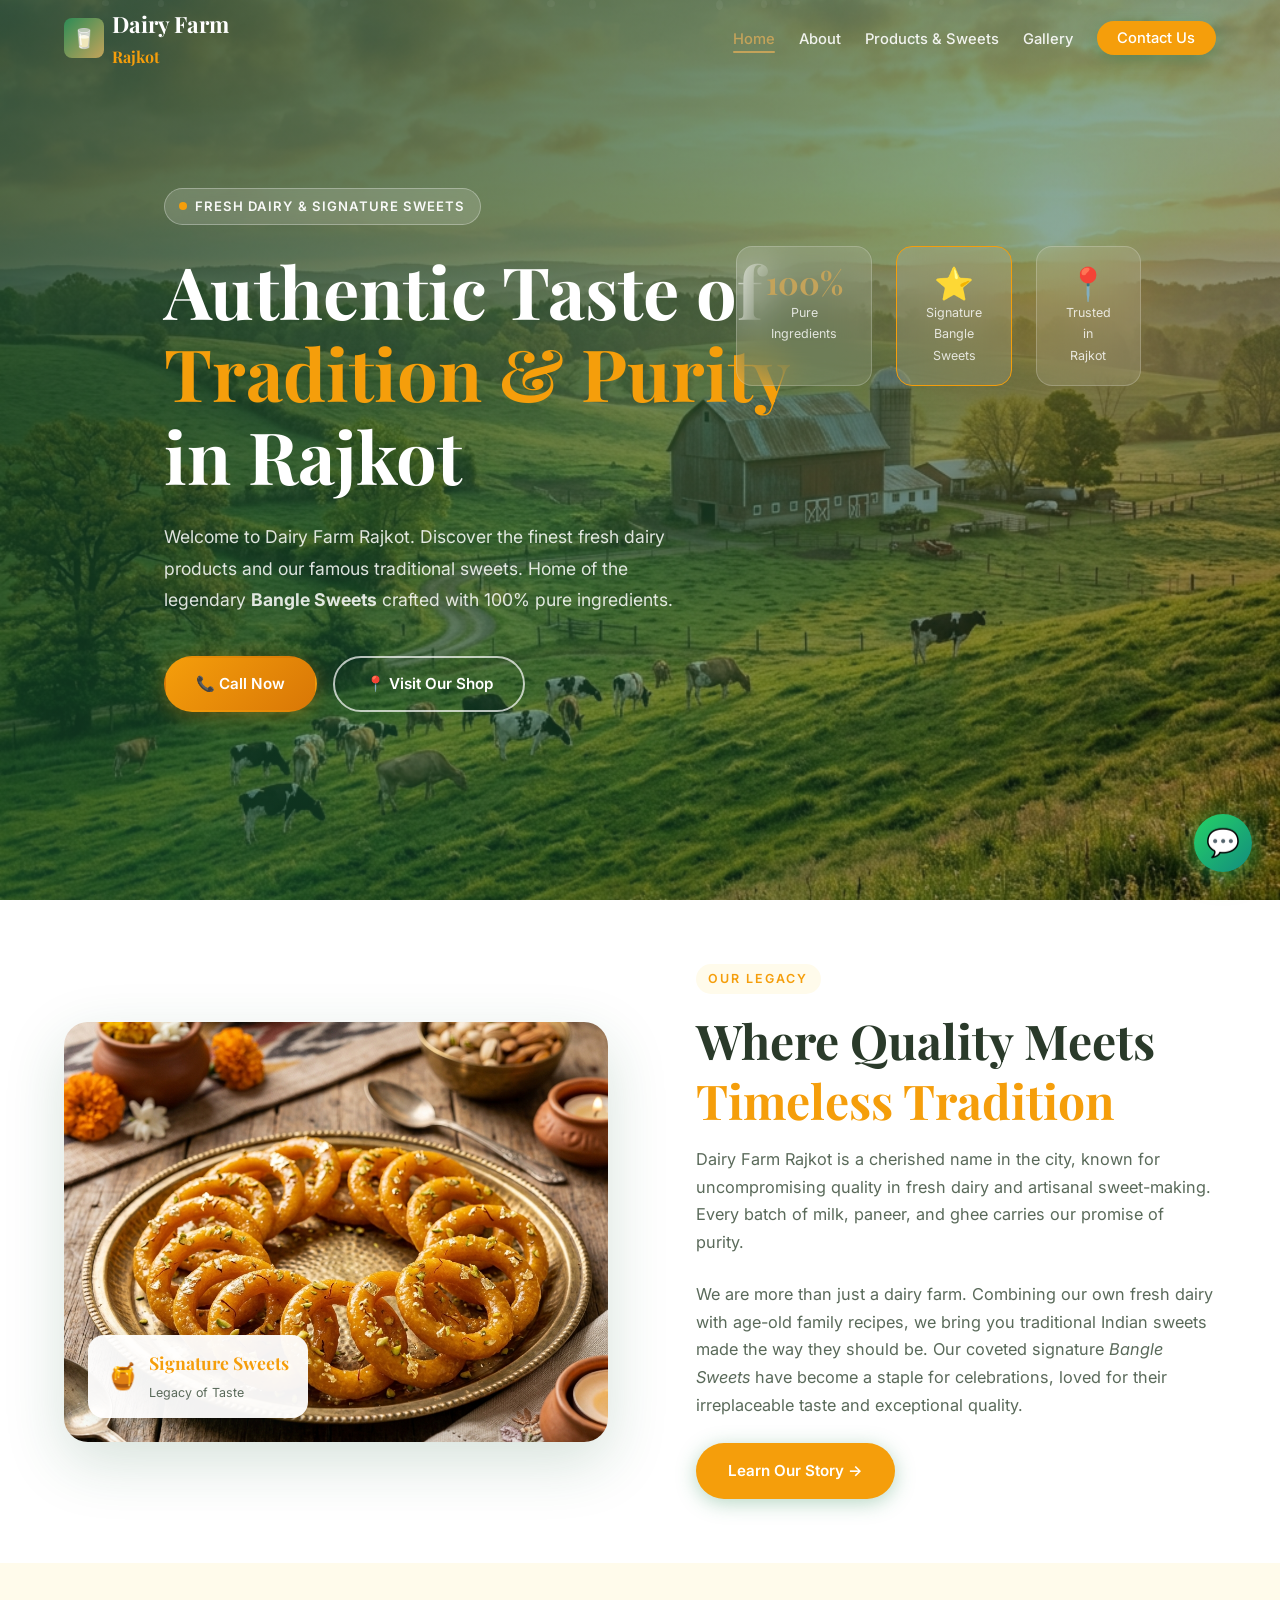
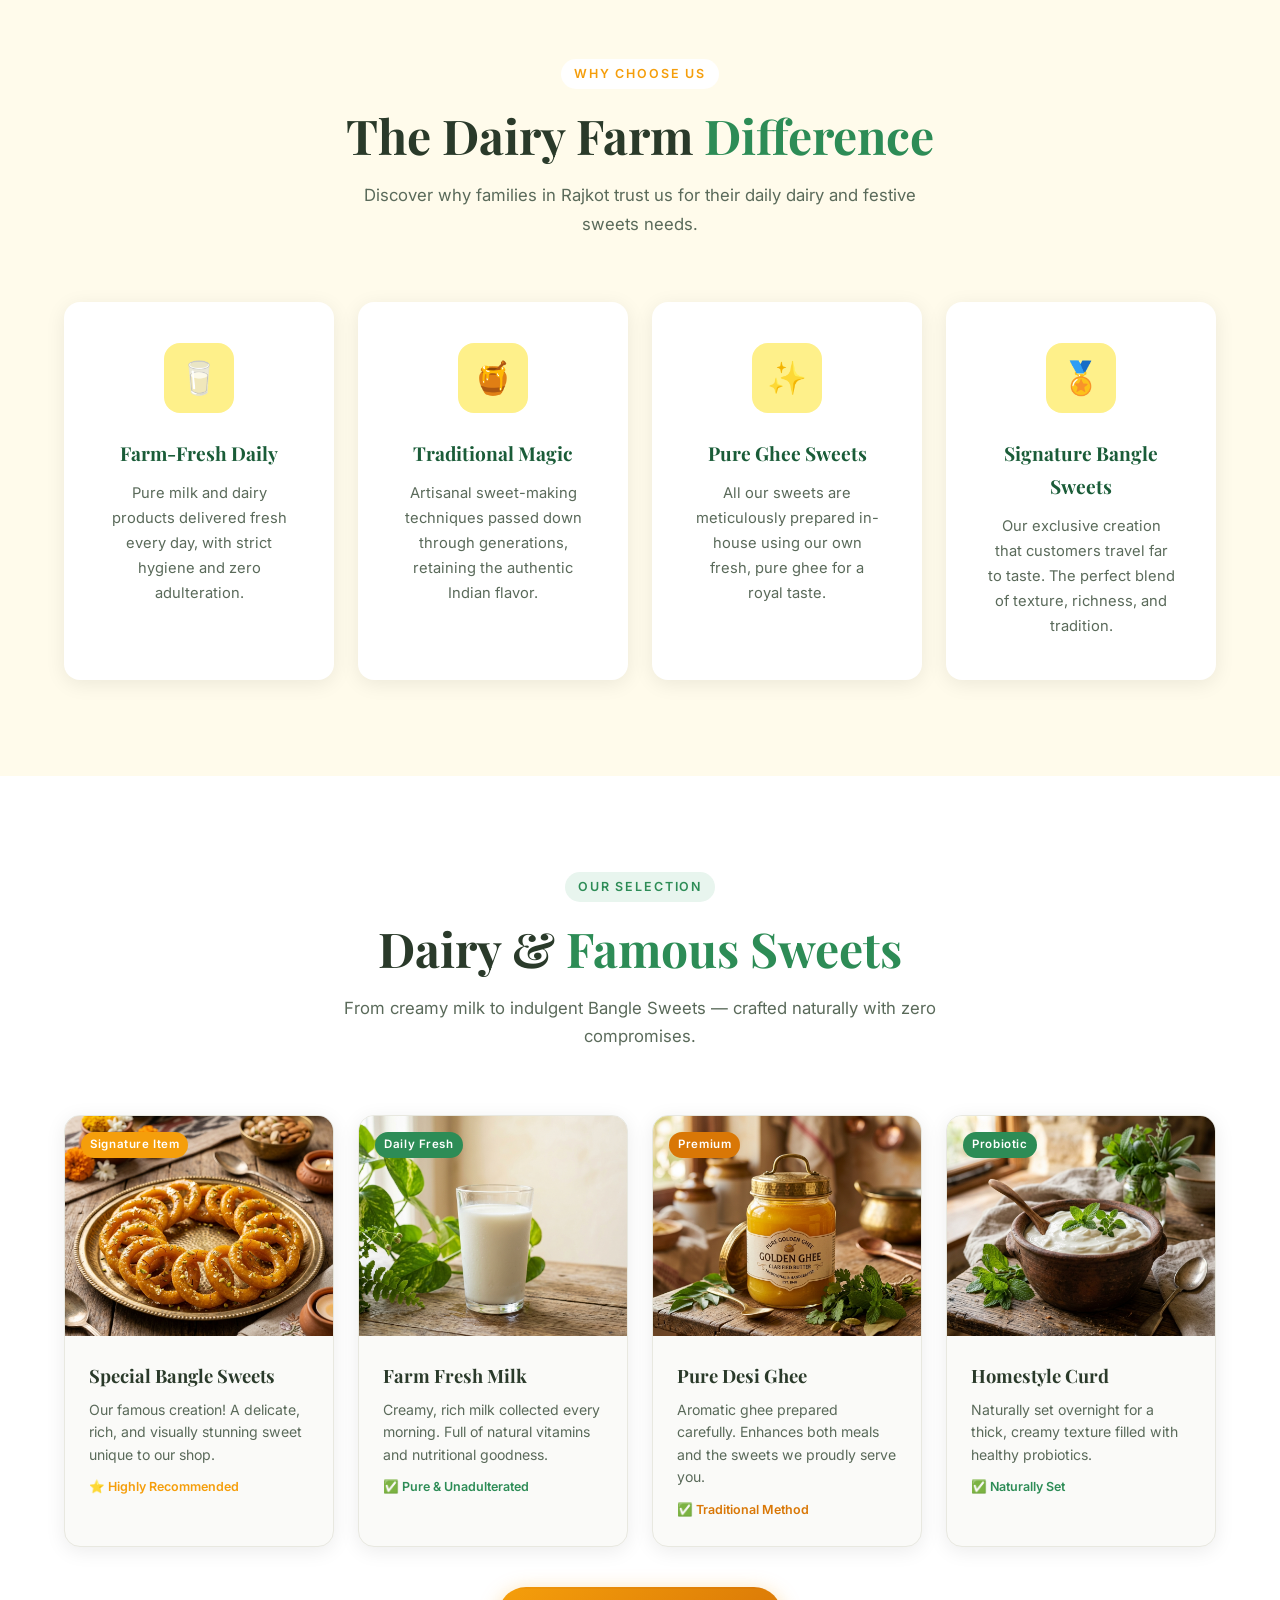
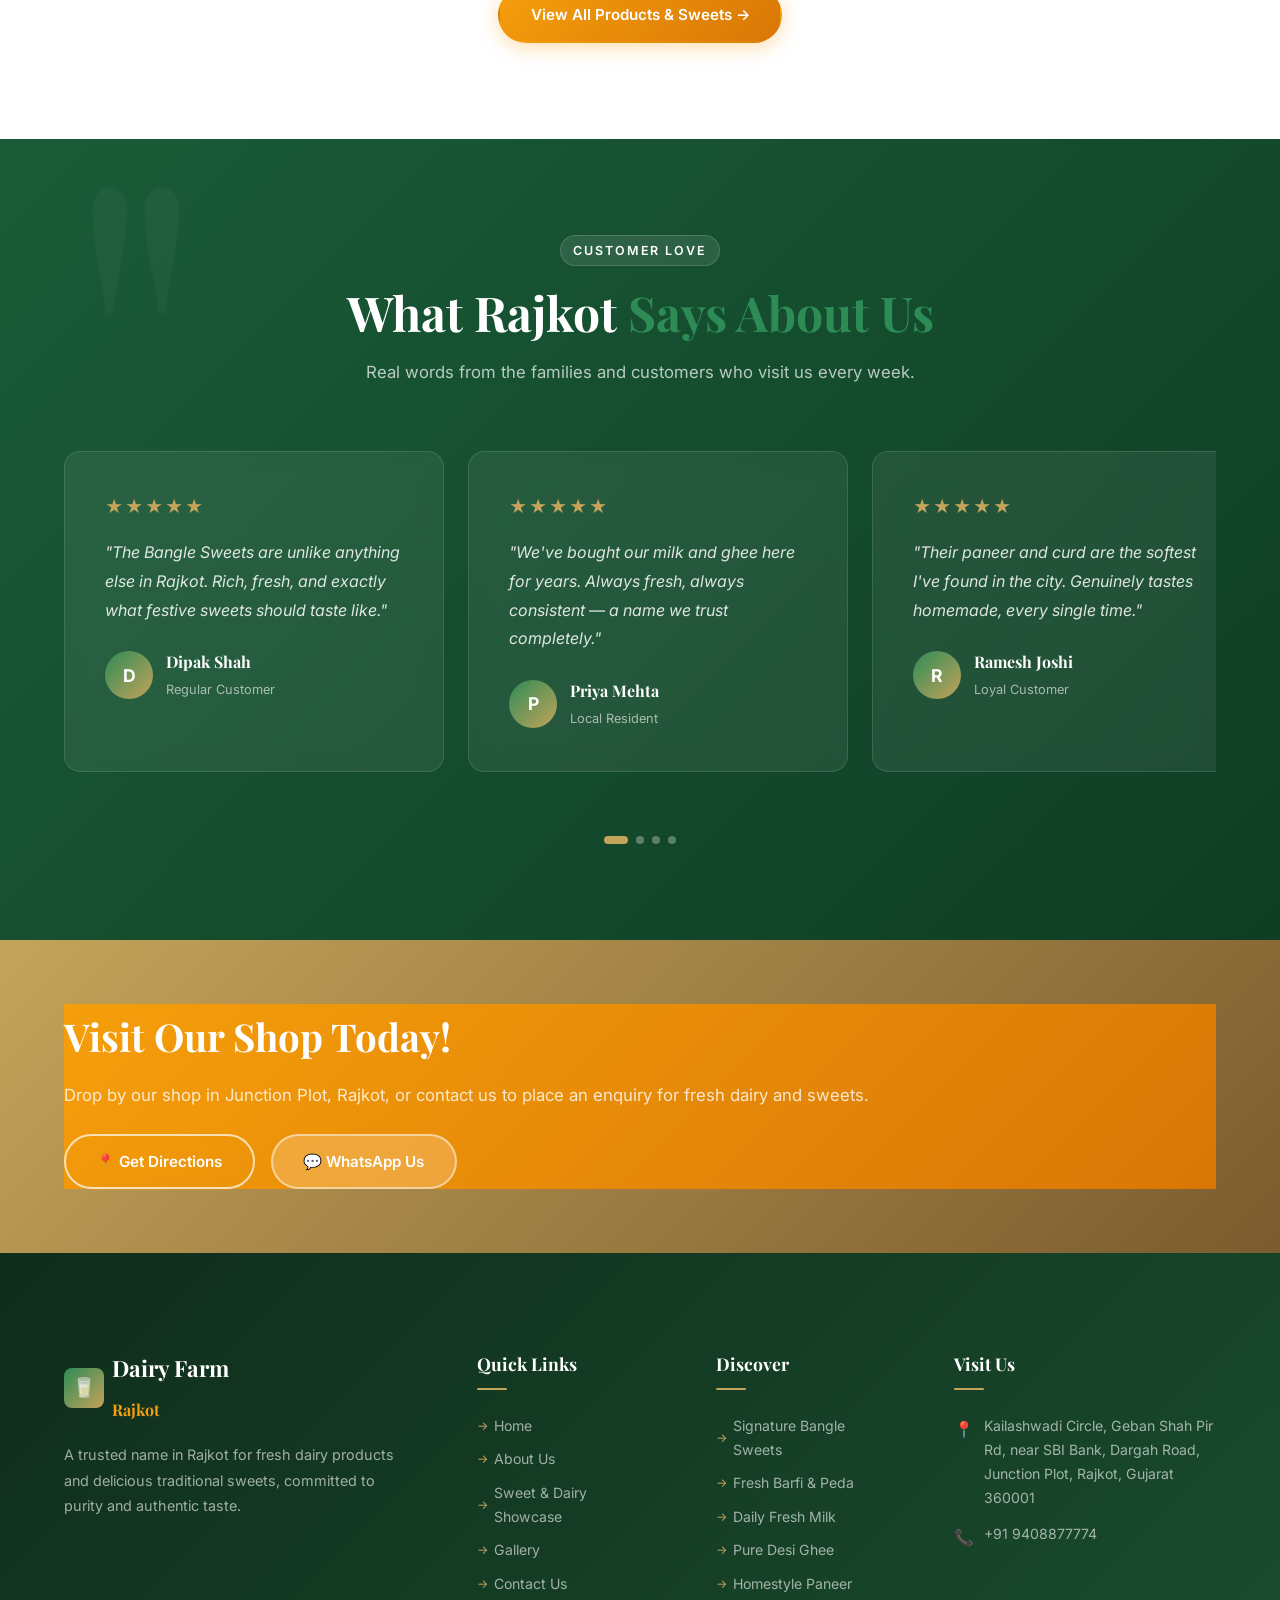
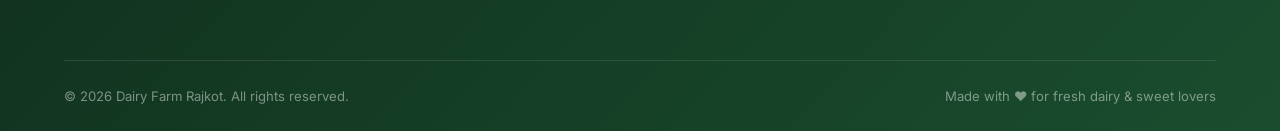
<file: DAIRY/index.html>
<!DOCTYPE html>
<html lang="en">
<head>
  <meta charset="UTF-8" />
  <meta name="viewport" content="width=device-width, initial-scale=1.0" />
  <title>Dairy Farm Rajkot | Fresh Milk, Ghee, Paneer & Traditional Sweets</title>
  <meta name="description" content="Fresh dairy and delicious traditional sweets in Rajkot. Try our signature Bangle Sweets, pure ghee, milk, paneer, and more — straight from our own farm." />
  <meta name="keywords" content="Dairy Farm Rajkot, sweet shop Rajkot, dairy farm, fresh milk, pure ghee, paneer, bangle sweets, traditional sweets Rajkot" />

  <!-- Open Graph -->
  <meta property="og:title" content="Dairy Farm Rajkot — Fresh Dairy & Traditional Sweets" />
  <meta property="og:description" content="Pure dairy and handcrafted traditional sweets, made fresh every day in Rajkot." />
  <meta property="og:type" content="website" />

  <!-- Fonts -->
  <link rel="preconnect" href="https://fonts.googleapis.com" />
  <link rel="preconnect" href="https://fonts.gstatic.com" crossorigin />
  <link href="https://fonts.googleapis.com/css2?family=Playfair+Display:wght@600;700;800&family=Inter:wght@400;500;600;700&display=swap" rel="stylesheet" />

  <!-- Stylesheet -->
  <link rel="stylesheet" href="css/style.css" />

  <!-- Favicon -->
  <link rel="icon" href="data:image/svg+xml,<svg xmlns='http://www.w3.org/2000/svg' viewBox='0 0 100 100'><text y='.9em' font-size='90'>🥛</text></svg>" />
</head>
<body>

  <!-- NAVBAR -->
  <nav class="navbar" id="navbar" aria-label="Main navigation">
    <div class="nav-inner">
      <!-- Logo -->
      <a href="index.html" class="nav-logo" aria-label="Dairy Farm Rajkot Home">
        <div class="nav-logo-icon">🥛</div>
        <span class="nav-logo-text">Dairy Farm <span class="nav-logo-leaf" style="color:var(--sweet-orange); font-size:1rem; display:block;">Rajkot</span></span>
      </a>

      <!-- Desktop Links -->
      <ul class="nav-menu" id="navMenu" role="list">
        <li><a href="index.html"    class="nav-link active" id="nav-home">Home</a></li>
        <li><a href="about.html"    class="nav-link" id="nav-about">About</a></li>
        <li><a href="products.html" class="nav-link" id="nav-products">Products & Sweets</a></li>
        <li><a href="gallery.html"  class="nav-link" id="nav-gallery">Gallery</a></li>
        <li><a href="contact.html"  class="nav-link nav-cta" style="background:var(--sweet-orange);" id="nav-contact">Contact Us</a></li>
      </ul>

      <!-- Hamburger -->
      <button class="hamburger" id="hamburger" aria-label="Toggle menu" aria-expanded="false">
        <span></span><span></span><span></span>
      </button>
    </div>
  </nav>

  <!-- HERO SECTION -->
  <section class="hero" id="hero" aria-label="Hero section">
    <div class="hero-bg" id="heroBg" style="background-image: url('assets/images/hero_farm.png');"></div>
    <div class="hero-overlay"></div>
    <div class="hero-particles" aria-hidden="true"></div>

    <!-- Content -->
    <div class="container">
      <div class="hero-content">
        <div class="hero-badge" aria-label="Badge">
          <span class="dot" style="background:var(--sweet-orange);"></span>
          Fresh Dairy &amp; Signature Sweets
        </div>

        <h1 class="hero-title">
          Authentic Taste of<br>
          <span class="highlight" style="color:var(--sweet-orange);">Tradition & Purity</span><br>
          in Rajkot
        </h1>

        <p class="hero-desc">
          Welcome to Dairy Farm Rajkot. Discover the finest fresh dairy products and
          our famous traditional sweets. Home of the legendary <strong>Bangle Sweets</strong>
          crafted with 100% pure ingredients.
        </p>

        <div class="hero-actions">
          <a href="tel:+919537711119" class="btn btn-sweet" id="hero-call-btn">
            📞 Call Now
          </a>
          <a href="contact.html" class="btn btn-outline" id="hero-contact-btn">
            📍 Visit Our Shop
          </a>
        </div>
      </div>
    </div>

    <!-- Floating stat cards -->
    <div class="container" style="position:relative;">
      <div class="hero-stats" aria-label="Business statistics">
        <div class="hero-stat">
          <div class="hero-stat-num" data-counter="100" data-suffix="%">100%</div>
          <div class="hero-stat-label">Pure Ingredients</div>
        </div>
        <div class="hero-stat" style="border-color:var(--sweet-orange);">
          <div class="hero-stat-num" style="color:var(--sweet-orange);">⭐</div>
          <div class="hero-stat-label">Signature Bangle Sweets</div>
        </div>
        <div class="hero-stat">
          <div class="hero-stat-num">📍</div>
          <div class="hero-stat-label">Trusted in Rajkot</div>
        </div>
      </div>
    </div>
  </section>

  <!-- INTRO / SHOP STORY STRIP -->
  <section class="intro-strip section-padding" id="intro" aria-label="About the shop">
    <div class="container">
      <div class="intro-grid">

        <!-- Image -->
        <div class="intro-image-wrap reveal-left">
          <img src="assets/images/product_bangle_sweets.png" alt="Signature Bangle Sweets at Dairy Farm Rajkot" loading="lazy" />
          <div class="intro-badge-over">
            <div class="intro-badge-icon">🍯</div>
            <div class="intro-badge-text">
              <strong style="color:var(--sweet-orange);">Signature Sweets</strong>
              <span>Legacy of Taste</span>
            </div>
          </div>
        </div>

        <!-- Text -->
        <div class="intro-content reveal-right">
          <span class="section-label" style="color:var(--sweet-orange); background:var(--sweet-light);">Our Legacy</span>
          <h2 class="section-title" style="text-align:left;">
            Where Quality Meets<br>
            <span style="color:var(--sweet-orange);">Timeless Tradition</span>
          </h2>
          <p>
            Dairy Farm Rajkot is a cherished name in the city, known for uncompromising quality
            in fresh dairy and artisanal sweet-making. Every batch of milk, paneer, and ghee carries
            our promise of purity.
          </p>
          <p>
            We are more than just a dairy farm. Combining our own fresh dairy with age-old family
            recipes, we bring you traditional Indian sweets made the way they should be. Our coveted
            signature <em>Bangle Sweets</em> have become a staple for celebrations, loved for
            their irreplaceable taste and exceptional quality.
          </p>
          <a href="about.html" class="btn btn-primary" style="background:var(--sweet-orange);" id="intro-learn-more-btn">
            Learn Our Story →
          </a>
        </div>

      </div>
    </div>
  </section>

  <!-- WHY CHOOSE US -->
  <section class="why-us section-padding" id="why-us" aria-label="Why choose us" style="background:var(--sweet-light);">
    <div class="container">
      <div class="section-header reveal">
        <span class="section-label" style="color:var(--sweet-orange); background:#fff;">Why Choose Us</span>
        <h2 class="section-title">The Dairy Farm <span>Difference</span></h2>
        <p class="section-subtitle">
          Discover why families in Rajkot trust us for their daily dairy and festive sweets needs.
        </p>
      </div>

      <div class="features-grid">
        <div class="feature-card reveal delay-1">
          <div class="feature-icon" aria-hidden="true" style="background:var(--sweet-yellow);">🥛</div>
          <h3>Farm-Fresh Daily</h3>
          <p>Pure milk and dairy products delivered fresh every day, with strict hygiene and zero adulteration.</p>
        </div>
        <div class="feature-card reveal delay-2">
          <div class="feature-icon" aria-hidden="true" style="background:var(--sweet-yellow);">🍯</div>
          <h3>Traditional Magic</h3>
          <p>Artisanal sweet-making techniques passed down through generations, retaining the authentic Indian flavor.</p>
        </div>
        <div class="feature-card reveal delay-3">
          <div class="feature-icon" aria-hidden="true" style="background:var(--sweet-yellow);">✨</div>
          <h3>Pure Ghee Sweets</h3>
          <p>All our sweets are meticulously prepared in-house using our own fresh, pure ghee for a royal taste.</p>
        </div>
        <div class="feature-card reveal delay-4">
          <div class="feature-icon" aria-hidden="true" style="background:var(--sweet-yellow);">🏅</div>
          <h3>Signature Bangle Sweets</h3>
          <p>Our exclusive creation that customers travel far to taste. The perfect blend of texture, richness, and tradition.</p>
        </div>
      </div>
    </div>
  </section>

  <!-- PRODUCTS PREVIEW -->
  <section class="products-preview section-padding" id="products-preview" aria-label="Our products preview">
    <div class="container">
      <div class="section-header reveal">
        <span class="section-label">Our Selection</span>
        <h2 class="section-title">Dairy &amp; <span>Famous Sweets</span></h2>
        <p class="section-subtitle">
          From creamy milk to indulgent Bangle Sweets — crafted naturally with zero compromises.
        </p>
      </div>

      <div class="products-grid">
        <!-- Bangle Sweets -->
        <div class="product-card reveal delay-1">
          <div class="product-img-wrap">
            <img src="assets/images/product_bangle_sweets.png" alt="Special Bangle Sweets" loading="lazy" />
            <span class="product-tag" style="background:var(--sweet-orange);">Signature Item</span>
          </div>
          <div class="product-body">
            <h3>Special Bangle Sweets</h3>
            <p>Our famous creation! A delicate, rich, and visually stunning sweet unique to our shop.</p>
            <div class="product-pure-badge" style="color:var(--sweet-orange);">⭐ Highly Recommended</div>
          </div>
        </div>

        <!-- Milk -->
        <div class="product-card reveal delay-2">
          <div class="product-img-wrap">
            <img src="assets/images/product_milk.png" alt="Fresh Farm Milk" loading="lazy" />
            <span class="product-tag">Daily Fresh</span>
          </div>
          <div class="product-body">
            <h3>Farm Fresh Milk</h3>
            <p>Creamy, rich milk collected every morning. Full of natural vitamins and nutritional goodness.</p>
            <div class="product-pure-badge">✅ Pure &amp; Unadulterated</div>
          </div>
        </div>

        <!-- Ghee -->
        <div class="product-card reveal delay-3">
          <div class="product-img-wrap">
            <img src="assets/images/product_ghee.png" alt="Pure Desi Ghee" loading="lazy" />
            <span class="product-tag" style="background:#d97706;">Premium</span>
          </div>
          <div class="product-body">
            <h3>Pure Desi Ghee</h3>
            <p>Aromatic ghee prepared carefully. Enhances both meals and the sweets we proudly serve you.</p>
            <div class="product-pure-badge" style="color:#d97706;">✅ Traditional Method</div>
          </div>
        </div>

        <!-- Curd -->
        <div class="product-card reveal delay-4">
          <div class="product-img-wrap">
            <img src="assets/images/product_curd.png" alt="Homestyle Curd" loading="lazy" />
            <span class="product-tag">Probiotic</span>
          </div>
          <div class="product-body">
            <h3>Homestyle Curd</h3>
            <p>Naturally set overnight for a thick, creamy texture filled with healthy probiotics.</p>
            <div class="product-pure-badge">✅ Naturally Set</div>
          </div>
        </div>
      </div>

      <div style="text-align:center; margin-top: 2.5rem;" class="reveal">
        <a href="products.html" class="btn btn-sweet" id="home-view-all-btn">
          View All Products &amp; Sweets →
        </a>
      </div>
    </div>
  </section>

  <!-- TESTIMONIALS -->
  <section class="testimonials section-padding" id="testimonials" aria-label="Customer testimonials">
    <div class="container">
      <div class="section-header reveal">
        <span class="section-label" style="background:rgba(255,255,255,0.1); color:#fff;">Customer Love</span>
        <h2 class="section-title">What Rajkot <span>Says About Us</span></h2>
        <p class="section-subtitle">Real words from the families and customers who visit us every week.</p>
      </div>

      <div class="testimonials-track" id="testimonialsTrack" role="list">
        <div class="testimonial-card reveal" role="listitem">
          <div class="stars">★★★★★</div>
          <p class="testimonial-text">"The Bangle Sweets are unlike anything else in Rajkot. Rich, fresh, and exactly what festive sweets should taste like."</p>
          <div class="testimonial-author">
            <div class="author-avatar">D</div>
            <div class="author-info">
              <strong>Dipak Shah</strong>
              <span>Regular Customer</span>
            </div>
          </div>
        </div>

        <div class="testimonial-card reveal delay-1" role="listitem">
          <div class="stars">★★★★★</div>
          <p class="testimonial-text">"We've bought our milk and ghee here for years. Always fresh, always consistent — a name we trust completely."</p>
          <div class="testimonial-author">
            <div class="author-avatar">P</div>
            <div class="author-info">
              <strong>Priya Mehta</strong>
              <span>Local Resident</span>
            </div>
          </div>
        </div>

        <div class="testimonial-card reveal delay-2" role="listitem">
          <div class="stars">★★★★★</div>
          <p class="testimonial-text">"Their paneer and curd are the softest I've found in the city. Genuinely tastes homemade, every single time."</p>
          <div class="testimonial-author">
            <div class="author-avatar">R</div>
            <div class="author-info">
              <strong>Ramesh Joshi</strong>
              <span>Loyal Customer</span>
            </div>
          </div>
        </div>

        <div class="testimonial-card reveal delay-3" role="listitem">
          <div class="stars">★★★★★</div>
          <p class="testimonial-text">"I order sweets here for every family function. Quality never drops, and the staff are always warm and helpful."</p>
          <div class="testimonial-author">
            <div class="author-avatar">S</div>
            <div class="author-info">
              <strong>Sangeeta Patel</strong>
              <span>Family Customer</span>
            </div>
          </div>
        </div>
      </div>

      <div class="testimonials-dots" aria-hidden="true">
        <button class="t-dot active" aria-label="Testimonial 1"></button>
        <button class="t-dot" aria-label="Testimonial 2"></button>
        <button class="t-dot" aria-label="Testimonial 3"></button>
        <button class="t-dot" aria-label="Testimonial 4"></button>
      </div>
    </div>
  </section>

  <!-- CTA BANNER -->
  <section class="cta-banner" id="cta" aria-label="Call to action">
    <div class="container">
      <div class="cta-inner" style="background: linear-gradient(135deg, var(--sweet-orange), #d97706);">
        <div class="cta-text reveal-left">
          <h2>Visit Our Shop Today!</h2>
          <p>Drop by our shop in Junction Plot, Rajkot, or contact us to place an enquiry for fresh dairy and sweets.</p>
        </div>
        <div class="cta-actions reveal-right">
          <a href="contact.html" class="btn btn-outline" id="cta-contact-btn">📍 Get Directions</a>
          <a href="https://wa.me/919408877774"
             class="btn" style="background:rgba(255,255,255,0.2);color:#fff;border:2px solid rgba(255,255,255,0.5);"
             target="_blank" rel="noopener" id="cta-whatsapp-btn">
            💬 WhatsApp Us
          </a>
        </div>
      </div>
    </div>
  </section>

  <!-- FOOTER -->
  <footer class="footer" id="footer" aria-label="Site footer">
    <div class="container">
      <div class="footer-grid">

        <!-- Brand column -->
        <div class="footer-col footer-brand">
          <a href="index.html" class="nav-logo" aria-label="Dairy Farm Rajkot">
            <div class="nav-logo-icon">🥛</div>
            <span class="nav-logo-text" style="color:#fff;">Dairy Farm<br><span class="nav-logo-leaf" style="color:var(--sweet-orange); font-size:1rem;">Rajkot</span></span>
          </a>
          <p style="margin-top:1rem;">
            A trusted name in Rajkot for fresh dairy products and delicious traditional sweets, committed to purity and authentic taste.
          </p>
        </div>

        <!-- Quick Links -->
        <div class="footer-col">
          <h4>Quick Links</h4>
          <ul class="footer-links" role="list">
            <li><a href="index.html">Home</a></li>
            <li><a href="about.html">About Us</a></li>
            <li><a href="products.html">Sweet & Dairy Showcase</a></li>
            <li><a href="gallery.html">Gallery</a></li>
            <li><a href="contact.html">Contact Us</a></li>
          </ul>
        </div>

        <!-- Products -->
        <div class="footer-col">
          <h4>Discover</h4>
          <ul class="footer-links" role="list">
            <li><a href="products.html#sweets">Signature Bangle Sweets</a></li>
            <li><a href="products.html#sweets">Fresh Barfi & Peda</a></li>
            <li><a href="products.html#dairy">Daily Fresh Milk</a></li>
            <li><a href="products.html#dairy">Pure Desi Ghee</a></li>
            <li><a href="products.html#dairy">Homestyle Paneer</a></li>
          </ul>
        </div>

        <!-- Contact Info -->
        <div class="footer-col">
          <h4>Visit Us</h4>
          <div class="footer-contact-item">
            <span class="footer-contact-icon">📍</span>
            <span>Kailashwadi Circle, Geban Shah Pir Rd, near SBI Bank, Dargah Road, Junction Plot, Rajkot, Gujarat 360001</span>
          </div>
          <div class="footer-contact-item">
            <span class="footer-contact-icon">📞</span>
            <span><a href="tel:+919408877774" style="color:inherit;">+91 9408877774</a></span>
          </div>
        </div>

      </div>

      <hr class="footer-divider" />

      <div class="footer-bottom">
        <span>© 2026 Dairy Farm Rajkot. All rights reserved.</span>
        <span>Made with ❤️ for fresh dairy & sweet lovers</span>
      </div>
    </div>
  </footer>

  <!-- Floating WhatsApp Button -->
  <a href="https://wa.me/919408877774"
     class="whatsapp-float" id="whatsapp-float"
     target="_blank" rel="noopener" aria-label="Chat on WhatsApp">
    💬
    <span class="whatsapp-tooltip">Chat with us!</span>
  </a>

  <!-- JavaScript -->
  <script src="js/main.js"></script>
</body>
</html>
</file>
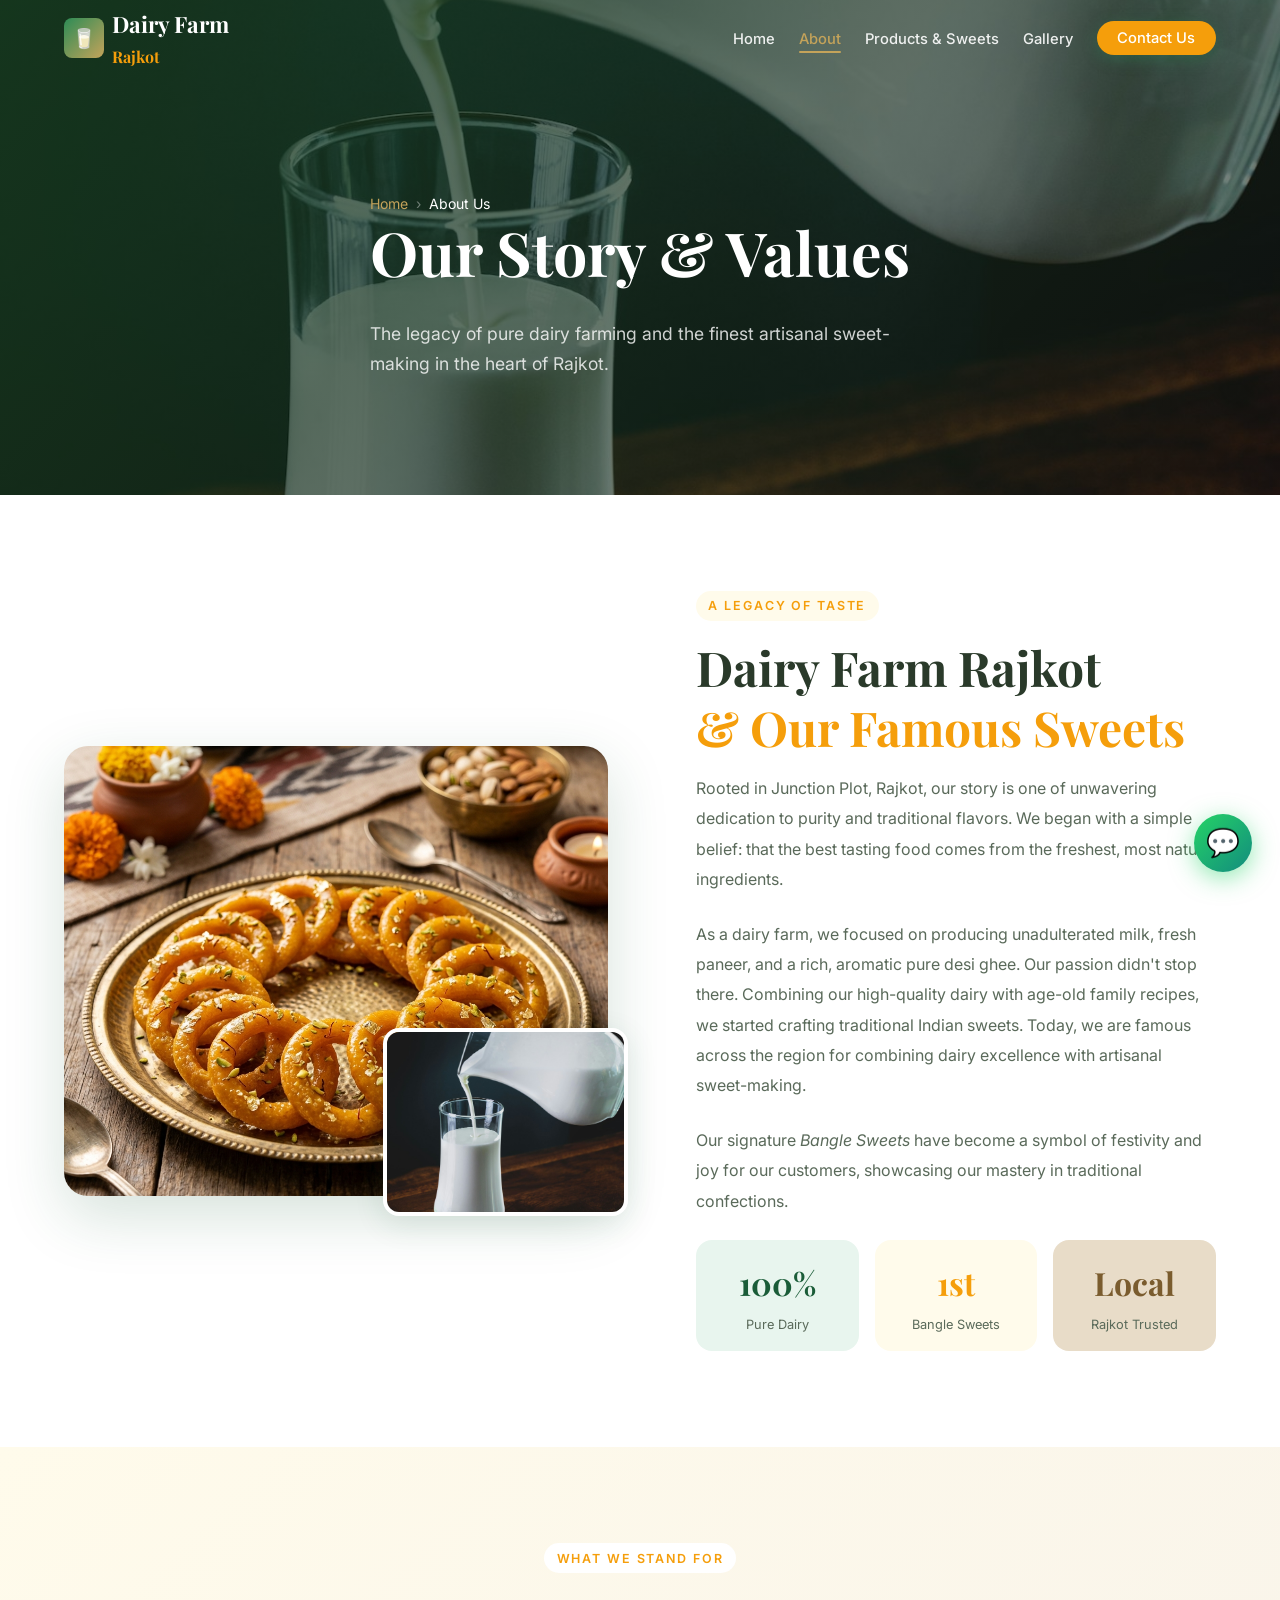
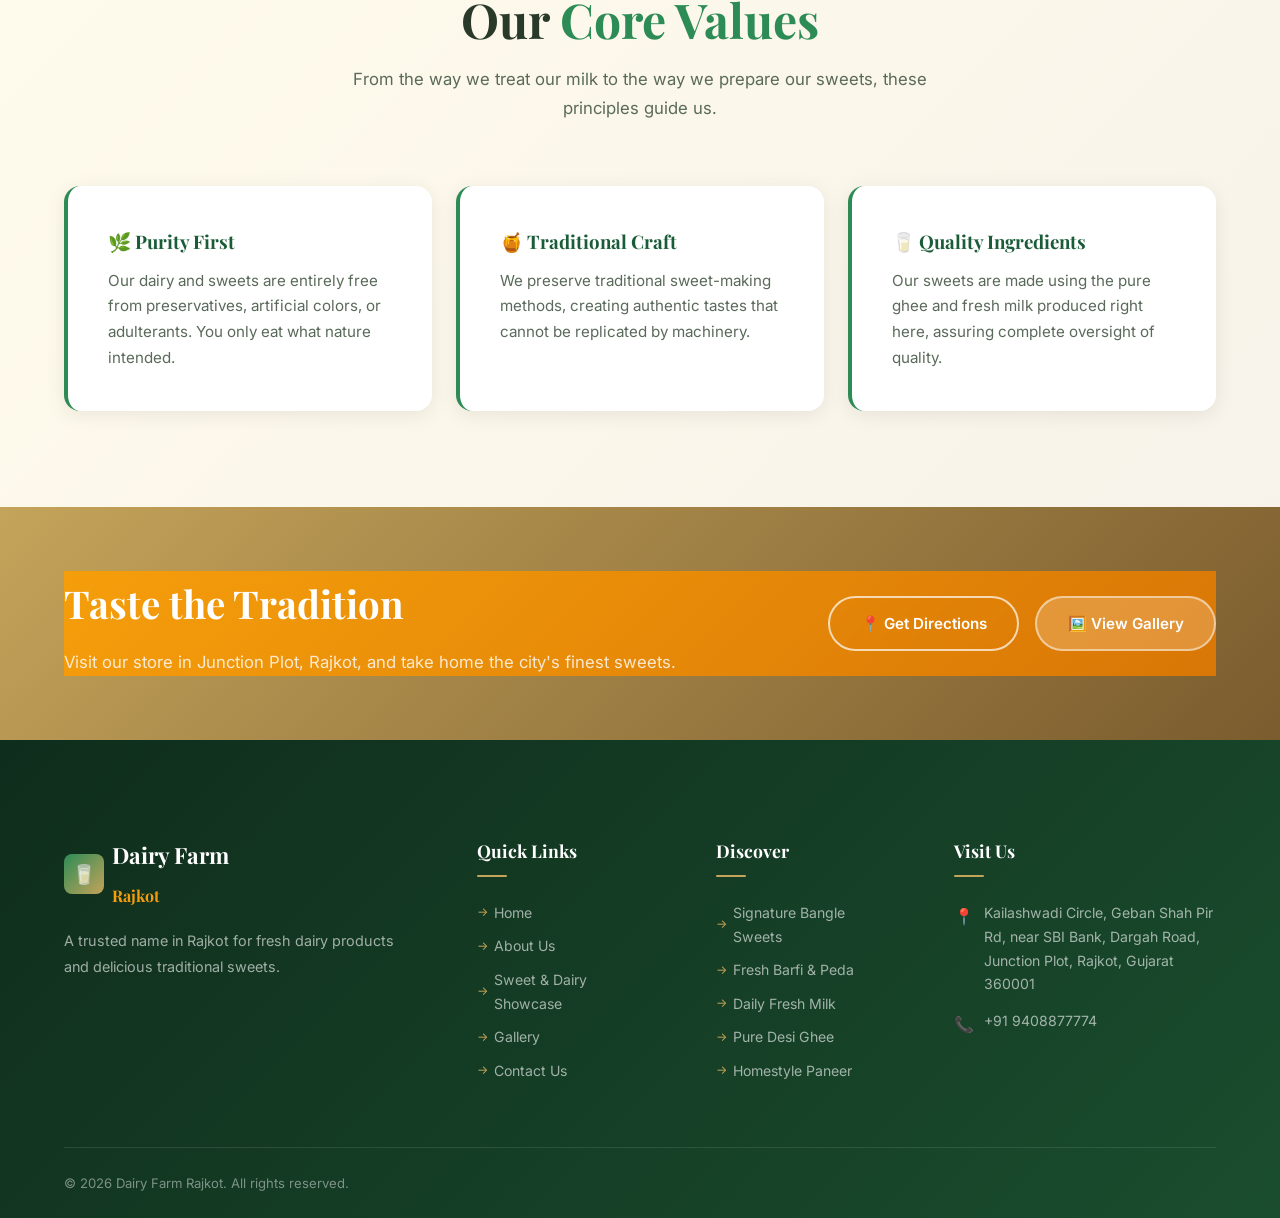
<file: DAIRY/about.html>
<!DOCTYPE html>
<html lang="en">
<head>
  <meta charset="UTF-8" />
  <meta name="viewport" content="width=device-width, initial-scale=1.0" />
  <title>About Us – Dairy Farm Rajkot</title>
  <meta name="description" content="Discover the story of Dairy Farm Rajkot. A legacy of pure dairy and traditional sweet-making in Rajkot." />

  <link rel="preconnect" href="https://fonts.googleapis.com" />
  <link rel="preconnect" href="https://fonts.gstatic.com" crossorigin />
  <link href="https://fonts.googleapis.com/css2?family=Playfair+Display:wght@600;700;800&family=Inter:wght@400;500;600;700&display=swap" rel="stylesheet" />
  <link rel="stylesheet" href="css/style.css" />
  <link rel="icon" href="data:image/svg+xml,<svg xmlns='http://www.w3.org/2000/svg' viewBox='0 0 100 100'><text y='.9em' font-size='90'>🥛</text></svg>" />
</head>
<body>

  <!-- NAVBAR -->
  <nav class="navbar" id="navbar" aria-label="Main navigation">
    <div class="nav-inner">
      <a href="index.html" class="nav-logo" aria-label="Dairy Farm Rajkot Home">
        <div class="nav-logo-icon">🥛</div>
        <span class="nav-logo-text">Dairy Farm <span class="nav-logo-leaf" style="color:var(--sweet-orange); font-size:1rem; display:block;">Rajkot</span></span>
      </a>
      <ul class="nav-menu" id="navMenu" role="list">
        <li><a href="index.html"    class="nav-link">Home</a></li>
        <li><a href="about.html"    class="nav-link active">About</a></li>
        <li><a href="products.html" class="nav-link">Products & Sweets</a></li>
        <li><a href="gallery.html"  class="nav-link">Gallery</a></li>
        <li><a href="contact.html"  class="nav-link nav-cta" style="background:var(--sweet-orange);">Contact Us</a></li>
      </ul>
      <button class="hamburger" id="hamburger" aria-label="Toggle menu" aria-expanded="false">
        <span></span><span></span><span></span>
      </button>
    </div>
  </nav>

  <!-- PAGE HERO -->
  <header class="page-hero"
          style="background-image: url('assets/images/hero_milk_production.jpg');"
          aria-label="About page hero">
    <div class="page-hero-overlay"></div>
    <div class="container">
      <div class="page-hero-content">
        <nav class="breadcrumb" aria-label="Breadcrumb">
          <a href="index.html">Home</a>
          <span>›</span>
          <span style="color:#fff;">About Us</span>
        </nav>
        <h1>Our Story &amp; Values</h1>
        <p style="color:rgba(255,255,255,.8); font-size:1.1rem; max-width:520px; margin-top:.5rem;">
          The legacy of pure dairy farming and the finest artisanal sweet-making in the heart of Rajkot.
        </p>
      </div>
    </div>
  </header>

  <!-- OUR STORY -->
  <section class="section-padding" style="background:var(--white);" aria-label="Our story">
    <div class="container">
      <div class="about-story">

        <!-- Image group -->
        <div class="about-img-group reveal-left">
          <div class="about-img-main">
            <img src="assets/images/product_bangle_sweets.png"
                 alt="Making traditional Bangle Sweets" loading="lazy" />
          </div>
          <div class="about-img-float">
            <img src="assets/images/hero_milk_production.jpg"
                 alt="Close-up of fresh milk being poured" loading="lazy" />
          </div>
        </div>

        <!-- Story text -->
        <div class="about-content reveal-right" style="padding-left:var(--space-md);">
          <span class="section-label" style="background:var(--sweet-light); color:var(--sweet-orange);">A Legacy of Taste</span>
          <h2 class="section-title" style="text-align:left;">
            Dairy Farm Rajkot<br>
            <span style="color:var(--sweet-orange);">& Our Famous Sweets</span>
          </h2>

          <p>
            Rooted in Junction Plot, Rajkot, our story is one of unwavering dedication to purity and
            traditional flavors. We began with a simple belief: that the best tasting food comes from
            the freshest, most natural ingredients.
          </p>
          <p>
            As a dairy farm, we focused on producing unadulterated milk, fresh paneer, and a rich,
            aromatic pure desi ghee. Our passion didn't stop there. Combining our high-quality dairy
            with age-old family recipes, we started crafting traditional Indian sweets. Today, we are
            famous across the region for combining dairy excellence with artisanal sweet-making.
          </p>
          <p>
            Our signature <em>Bangle Sweets</em> have become a symbol of festivity and joy for our
            customers, showcasing our mastery in traditional confections.
          </p>

          <!-- Mini stats -->
          <div style="display:grid; grid-template-columns:repeat(3,1fr); gap:1rem; margin-top:1.5rem;">
            <div style="text-align:center; padding:1rem; background:var(--green-pale); border-radius:var(--radius-md);">
              <div style="font-family:var(--font-heading); font-size:2rem; color:var(--green-dark); font-weight:700;">100%</div>
              <div style="font-size:.8rem; color:var(--gray-600); margin-top:.2rem;">Pure Dairy</div>
            </div>
            <div style="text-align:center; padding:1rem; background:var(--sweet-light); border-radius:var(--radius-md);">
              <div style="font-family:var(--font-heading); font-size:2rem; color:var(--sweet-orange); font-weight:700;">1st</div>
              <div style="font-size:.8rem; color:var(--gray-600); margin-top:.2rem;">Bangle Sweets</div>
            </div>
            <div style="text-align:center; padding:1rem; background:var(--earth-sand); border-radius:var(--radius-md);">
              <div style="font-family:var(--font-heading); font-size:2rem; color:var(--earth-brown); font-weight:700;">Local</div>
              <div style="font-size:.8rem; color:var(--gray-600); margin-top:.2rem;">Rajkot Trusted</div>
            </div>
          </div>
        </div>

      </div>
    </div>
  </section>

  <!-- MISSION & VALUES -->
  <section class="section-padding" style="background:linear-gradient(135deg,var(--sweet-light),var(--earth-cream));" aria-label="Mission and values">
    <div class="container">
      <div class="section-header reveal">
        <span class="section-label" style="background:#fff; color:var(--sweet-orange);">What We Stand For</span>
        <h2 class="section-title">Our <span>Core Values</span></h2>
        <p class="section-subtitle">
          From the way we treat our milk to the way we prepare our sweets, these principles guide us.
        </p>
      </div>

      <div class="values-grid">
        <div class="value-card reveal delay-1">
          <h3>🌿 Purity First</h3>
          <p>Our dairy and sweets are entirely free from preservatives, artificial colors, or adulterants. You only eat what nature intended.</p>
        </div>
        <div class="value-card reveal delay-2">
          <h3>🍯 Traditional Craft</h3>
          <p>We preserve traditional sweet-making methods, creating authentic tastes that cannot be replicated by machinery.</p>
        </div>
        <div class="value-card reveal delay-3">
          <h3>🥛 Quality Ingredients</h3>
          <p>Our sweets are made using the pure ghee and fresh milk produced right here, assuring complete oversight of quality.</p>
        </div>
      </div>
    </div>
  </section>

  <!-- CTA -->
  <section class="cta-banner" aria-label="Visit the shop CTA">
    <div class="container">
      <div class="cta-inner" style="background: linear-gradient(135deg, var(--sweet-orange), #d97706);">
        <div class="cta-text reveal-left">
          <h2>Taste the Tradition</h2>
          <p>Visit our store in Junction Plot, Rajkot, and take home the city's finest sweets.</p>
        </div>
        <div class="cta-actions reveal-right">
          <a href="contact.html" class="btn btn-outline" id="about-cta-btn">📍 Get Directions</a>
          <a href="gallery.html" class="btn" style="background:rgba(255,255,255,0.2);color:#fff;border:2px solid rgba(255,255,255,0.5);" id="about-gallery-btn">🖼️ View Gallery</a>
        </div>
      </div>
    </div>
  </section>

  <!-- FOOTER -->
  <footer class="footer" aria-label="Site footer">
    <div class="container">
      <div class="footer-grid">
        <div class="footer-col footer-brand">
          <a href="index.html" class="nav-logo">
            <div class="nav-logo-icon">🥛</div>
            <span class="nav-logo-text" style="color:#fff;">Dairy Farm<br><span class="nav-logo-leaf" style="color:var(--sweet-orange); font-size:1rem;">Rajkot</span></span>
          </a>
          <p style="margin-top:1rem;">A trusted name in Rajkot for fresh dairy products and delicious traditional sweets.</p>
        </div>
        <div class="footer-col">
          <h4>Quick Links</h4>
          <ul class="footer-links">
            <li><a href="index.html">Home</a></li>
            <li><a href="about.html">About Us</a></li>
            <li><a href="products.html">Sweet & Dairy Showcase</a></li>
            <li><a href="gallery.html">Gallery</a></li>
            <li><a href="contact.html">Contact Us</a></li>
          </ul>
        </div>
        <div class="footer-col">
          <h4>Discover</h4>
          <ul class="footer-links" role="list">
            <li><a href="products.html#sweets">Signature Bangle Sweets</a></li>
            <li><a href="products.html#sweets">Fresh Barfi & Peda</a></li>
            <li><a href="products.html#dairy">Daily Fresh Milk</a></li>
            <li><a href="products.html#dairy">Pure Desi Ghee</a></li>
            <li><a href="products.html#dairy">Homestyle Paneer</a></li>
          </ul>
        </div>
        <div class="footer-col">
          <h4>Visit Us</h4>
          <div class="footer-contact-item">
            <span class="footer-contact-icon">📍</span>
            <span>Kailashwadi Circle, Geban Shah Pir Rd, near SBI Bank, Dargah Road, Junction Plot, Rajkot, Gujarat 360001</span>
          </div>
          <div class="footer-contact-item">
            <span class="footer-contact-icon">📞</span>
            <span><a href="tel:+919408877774" style="color:inherit;">+91 9408877774</a></span>
          </div>
        </div>
      </div>
      <hr class="footer-divider" />
      <div class="footer-bottom">
        <span>© 2026 Dairy Farm Rajkot. All rights reserved.</span>
      </div>
    </div>
  </footer>

  <!-- Floating WhatsApp -->
  <a href="https://wa.me/919408877774"
     class="whatsapp-float" target="_blank" rel="noopener" aria-label="Chat on WhatsApp">
    💬
  </a>

  <script src="js/main.js"></script>
</body>
</html>
</file>
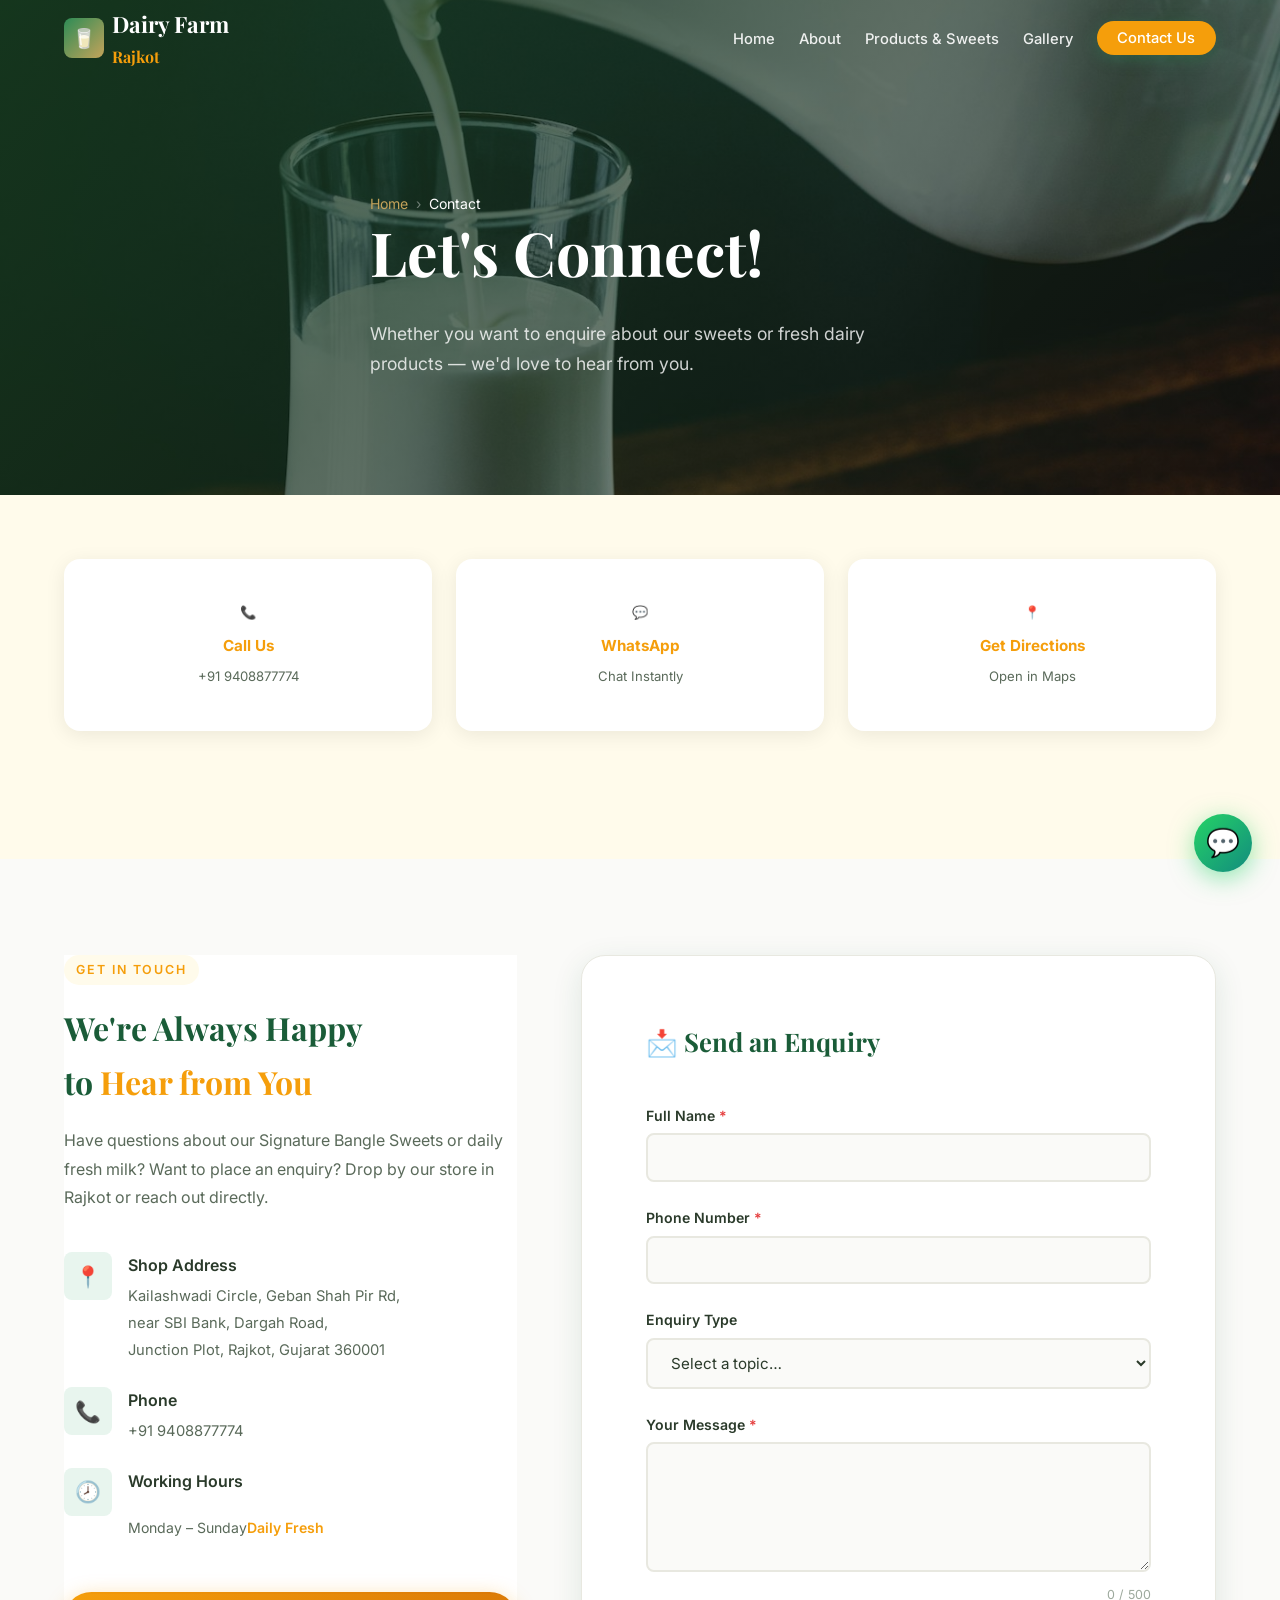
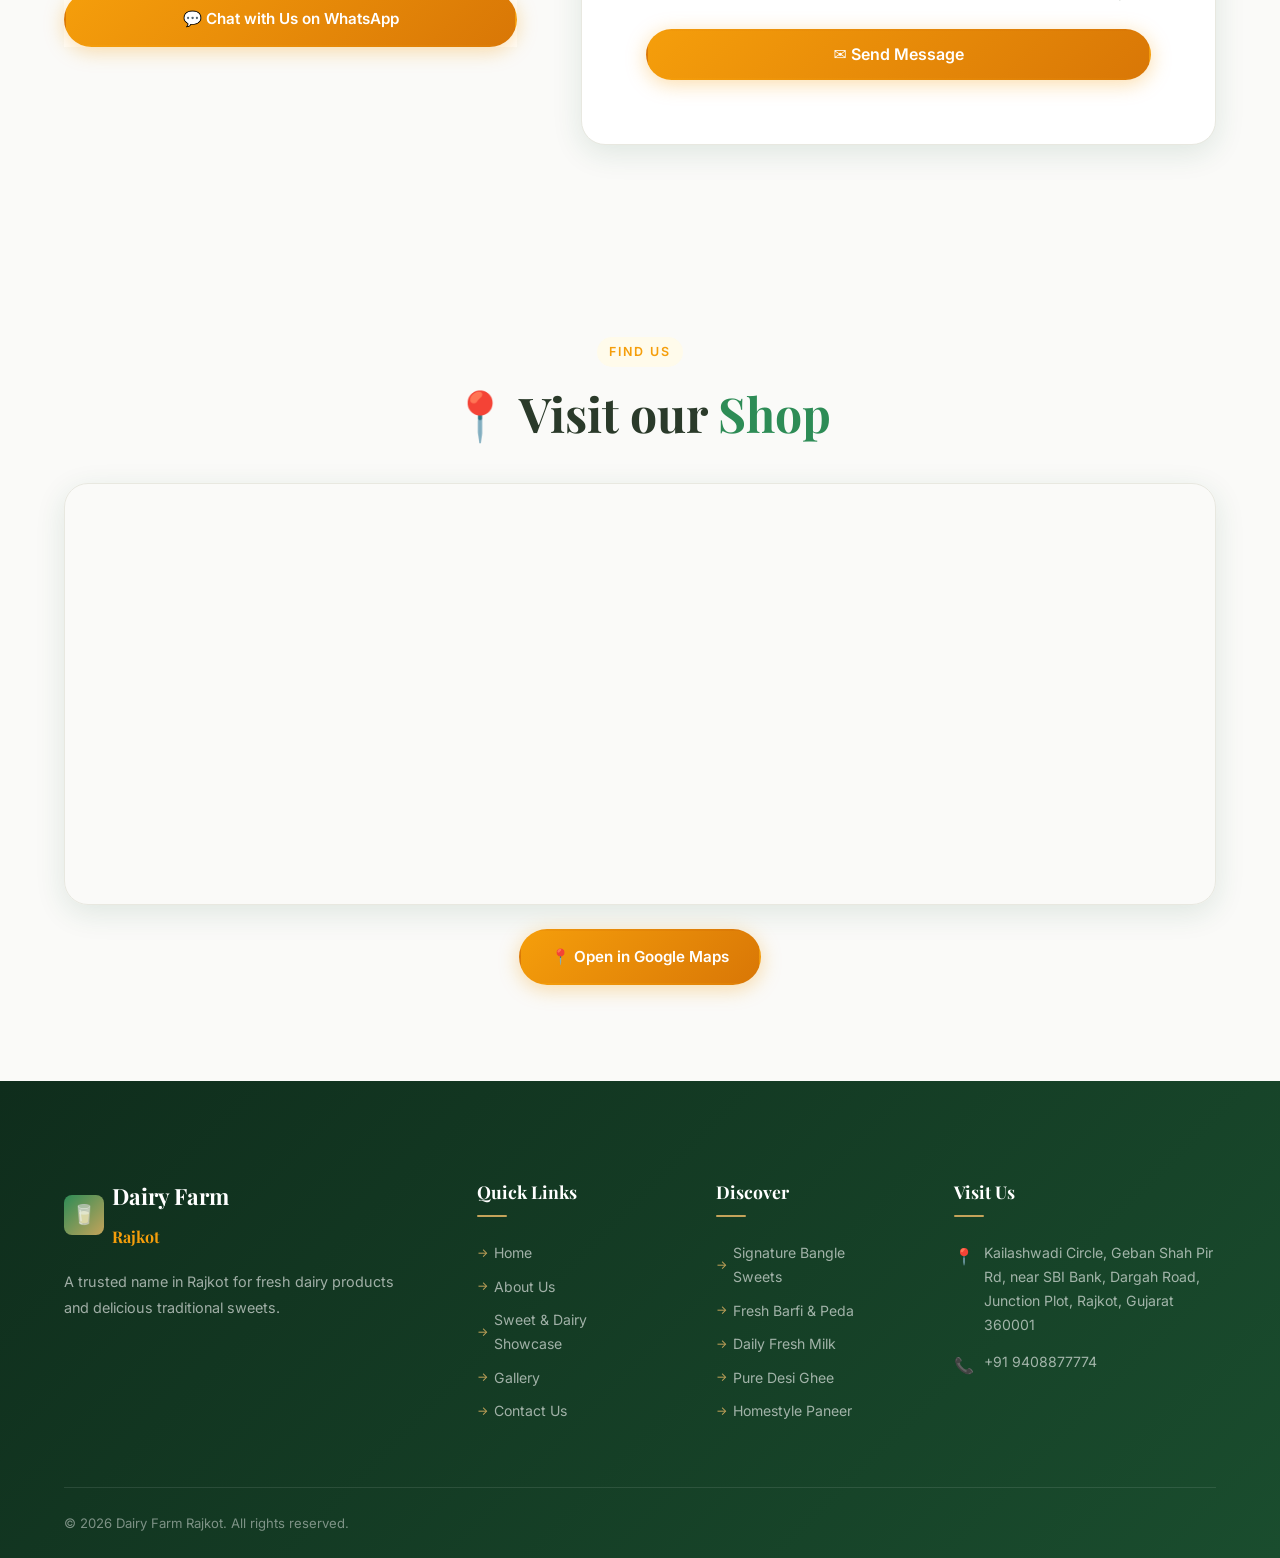
<file: DAIRY/contact.html>
<!DOCTYPE html>
<html lang="en">
<head>
  <meta charset="UTF-8" />
  <meta name="viewport" content="width=device-width, initial-scale=1.0" />
  <title>Contact Us – Dairy Farm Rajkot</title>
  <meta name="description" content="Contact Dairy Farm Rajkot for fresh dairy and delicious traditional sweets." />

  <link rel="preconnect" href="https://fonts.googleapis.com" />
  <link rel="preconnect" href="https://fonts.gstatic.com" crossorigin />
  <link href="https://fonts.googleapis.com/css2?family=Playfair+Display:wght@600;700;800&family=Inter:wght@400;500;600;700&display=swap" rel="stylesheet" />
  <link rel="stylesheet" href="css/style.css" />
  <link rel="icon" href="data:image/svg+xml,<svg xmlns='http://www.w3.org/2000/svg' viewBox='0 0 100 100'><text y='.9em' font-size='90'>🥛</text></svg>" />

  <style>
    .hours-table {
      width: 100%;
      border-collapse: collapse;
      font-size: .88rem;
      margin-top: .8rem;
    }
    .hours-table td {
      padding: .55em 0;
      color: var(--gray-600);
      border-bottom: 1px solid var(--gray-200);
    }
    .hours-table td:last-child {
      text-align: right;
      font-weight: 600;
      color: var(--sweet-orange);
    }
    .hours-table tr:last-child td { border: none; }

    .quick-action-grid {
      display: grid;
      grid-template-columns: repeat(auto-fit, minmax(200px, 1fr));
      gap: var(--space-md);
      margin-bottom: var(--space-xl);
    }
    .quick-action-card {
      background: var(--white);
      border-radius: var(--radius-md);
      padding: var(--space-lg);
      text-align: center;
      box-shadow: var(--shadow-card);
      text-decoration: none;
      color: var(--gray-800);
      transition: all var(--transition-mid);
      border: 2px solid transparent;
    }
    .quick-action-card:hover {
      transform: translateY(-4px);
      box-shadow: var(--shadow-md);
      border-color: var(--sweet-orange);
    }
    .quick-action-icon {
      font-size: 2.5rem;
      margin-bottom: .6rem;
      display: block;
    }
    .quick-action-card strong {
      display: block;
      font-size: .95rem;
      color: var(--sweet-orange);
      margin-bottom: .2rem;
    }
    .quick-action-card span {
      font-size: .82rem;
      color: var(--gray-600);
    }
    .char-count {
      font-size: .78rem;
      color: var(--gray-400);
      text-align: right;
      margin-top: .2rem;
    }
  </style>
</head>
<body>

  <!-- NAVBAR -->
  <nav class="navbar" id="navbar" aria-label="Main navigation">
    <div class="nav-inner">
      <a href="index.html" class="nav-logo" aria-label="Dairy Farm Rajkot Home">
        <div class="nav-logo-icon">🥛</div>
        <span class="nav-logo-text">Dairy Farm <span class="nav-logo-leaf" style="color:var(--sweet-orange); font-size:1rem; display:block;">Rajkot</span></span>
      </a>
      <ul class="nav-menu" id="navMenu" role="list">
        <li><a href="index.html"    class="nav-link">Home</a></li>
        <li><a href="about.html"    class="nav-link">About</a></li>
        <li><a href="products.html" class="nav-link">Products & Sweets</a></li>
        <li><a href="gallery.html"  class="nav-link">Gallery</a></li>
        <li><a href="contact.html"  class="nav-link active nav-cta" style="background:var(--sweet-orange);">Contact Us</a></li>
      </ul>
      <button class="hamburger" id="hamburger" aria-label="Toggle menu" aria-expanded="false">
        <span></span><span></span><span></span>
      </button>
    </div>
  </nav>

  <!-- PAGE HERO -->
  <header class="page-hero"
          style="background-image:url('assets/images/hero_milk_production.jpg');"
          aria-label="Contact page hero">
    <div class="page-hero-overlay"></div>
    <div class="container">
      <div class="page-hero-content">
        <nav class="breadcrumb" aria-label="Breadcrumb">
          <a href="index.html">Home</a>
          <span>›</span>
          <span style="color:#fff;">Contact</span>
        </nav>
        <h1>Let's Connect!</h1>
        <p style="color:rgba(255,255,255,.8); font-size:1.1rem; max-width:540px; margin-top:.5rem;">
          Whether you want to enquire about our sweets or fresh dairy products — we'd love to hear from you.
        </p>
      </div>
    </div>
  </header>

  <!-- QUICK ACTION CARDS -->
  <section style="background:var(--sweet-light); padding:var(--space-xl) 0;" aria-label="Quick contact options">
    <div class="container">
      <div class="quick-action-grid">

        <a href="tel:+919408877774" class="quick-action-card reveal delay-1">
          <span class="quick-action-icon">📞</span>
          <strong>Call Us</strong>
          <span>+91 9408877774</span>
        </a>

        <a href="https://wa.me/9408877774"
           target="_blank" rel="noopener" class="quick-action-card reveal delay-2">
          <span class="quick-action-icon">💬</span>
          <strong>WhatsApp</strong>
          <span>Chat Instantly</span>
        </a>

        <a href="#map" class="quick-action-card reveal delay-4">
          <span class="quick-action-icon">📍</span>
          <strong>Get Directions</strong>
          <span>Open in Maps</span>
        </a>

      </div>
    </div>
  </section>

  <!-- MAIN CONTACT SECTION -->
  <section class="section-padding" style="background:var(--off-white);" aria-label="Contact information and form">
    <div class="container">
      <div class="contact-layout">

        <!-- LEFT: Info -->
        <div class="contact-info-block reveal-left" style="background:#fff;">
          <span class="section-label" style="background:var(--sweet-light); color:var(--sweet-orange);">Get in Touch</span>
          <h2>We're Always Happy<br>to <span style="color:var(--sweet-orange);">Hear from You</span></h2>
          <p>
            Have questions about our Signature Bangle Sweets or daily fresh milk?
            Want to place an enquiry? Drop by our store in Rajkot or reach out directly.
          </p>

          <!-- Address -->
          <div class="contact-detail">
            <div class="contact-detail-icon" aria-hidden="true">📍</div>
            <div class="contact-detail-text">
              <strong>Shop Address</strong>
              <span>
                Kailashwadi Circle, Geban Shah Pir Rd,<br>
                near SBI Bank, Dargah Road,<br>
                Junction Plot, Rajkot, Gujarat 360001
              </span>
            </div>
          </div>

          <!-- Phone -->
          <div class="contact-detail">
            <div class="contact-detail-icon" aria-hidden="true">📞</div>
            <div class="contact-detail-text">
              <strong>Phone</strong>
              <span>
                <a href="tel:+919408877774" style="color:var(--gray-600);">+91 9408877774</a>
              </span>
            </div>
          </div>

          <!-- Hours -->
          <div class="contact-detail">
            <div class="contact-detail-icon" aria-hidden="true">🕗</div>
            <div class="contact-detail-text">
              <strong>Working Hours</strong>
              <span style="display:block; margin-top:.3rem;">
                <table class="hours-table" aria-label="Opening hours">
                  <tbody>
                    <tr><td>Monday – Sunday</td><td>Daily Fresh</td></tr>
                  </tbody>
                </table>
              </span>
            </div>
          </div>

          <!-- WhatsApp button -->
          <a href="https://wa.me/9408877774"
             class="btn btn-sweet" target="_blank" rel="noopener" style="margin-top:20px; display:inline-flex; width:100%; justify-content:center;">
             💬 Chat with Us on WhatsApp
          </a>

        </div>

        <!-- RIGHT: Contact Form -->
        <div class="reveal-right">
          <div class="contact-form-wrap">
            <h3>📩 Send an Enquiry</h3>

            <!-- The form -->
            <form id="contactForm" novalidate aria-label="Contact form">
              <div class="form-group">
                <label for="contactName">Full Name <span aria-hidden="true">*</span></label>
                <input type="text" class="form-control" id="contactName" name="name" required />
              </div>
              <div class="form-group">
                <label for="contactPhone">Phone Number <span aria-hidden="true">*</span></label>
                <input type="tel" class="form-control" id="contactPhone" name="phone" maxlength="10" required />
              </div>
              <div class="form-group">
                <label for="contactEnquiry">Enquiry Type</label>
                <select class="form-control" id="contactEnquiry" name="enquiry">
                  <option value="" disabled selected>Select a topic…</option>
                  <option value="bangle-sweets">Bangle Sweets Enquiry</option>
                  <option value="traditional-sweets">Traditional Sweets Enquiry</option>
                  <option value="dairy">Dairy Products</option>
                  <option value="other">Other</option>
                </select>
              </div>
              <div class="form-group">
                <label for="contactMessage">Your Message <span aria-hidden="true">*</span></label>
                <textarea class="form-control" id="contactMessage" name="message" rows="5" maxlength="500" required></textarea>
                <div class="char-count"><span id="charCount">0</span> / 500</div>
              </div>
              <button type="submit" class="btn btn-sweet" style="width:100%; justify-content:center; font-size:1rem;">
                ✉️ Send Message
              </button>
            </form>

            <div class="form-success" id="formSuccess" aria-live="polite">
              <div class="success-icon">🎉</div>
              <h4>Thank You!</h4>
              <p style="color:var(--gray-600); font-size:.95rem;">
                Your enquiry has been received. We'll get back to you soon.
              </p>
              <a href="index.html" class="btn btn-sweet" style="margin-top:1.2rem;">← Back to Home</a>
            </div>
          </div>
        </div>

      </div>
    </div>
  </section>

  <!-- GOOGLE MAPS EMBED -->
  <section class="map-section" style="padding:0 0 var(--space-2xl);" id="map" aria-label="Shop location on map">
    <div class="container">
      <div class="section-header reveal" style="margin-bottom:var(--space-lg);">
        <span class="section-label" style="background:var(--sweet-light); color:var(--sweet-orange);">Find Us</span>
        <h2 class="section-title">📍 Visit our <span>Shop</span></h2>
      </div>

      <!-- Map embed -->
      <div class="map-wrap reveal">
        <iframe
          src="https://maps.google.com/maps?width=100%25&amp;height=600&amp;hl=en&amp;q=Junction%20Plot,%20Rajkot,%20Gujarat&amp;t=&amp;z=14&amp;ie=UTF8&amp;iwloc=B&amp;output=embed"
          title="Dairy Farm Rajkot Location on Google Maps"
          loading="lazy"
          allowfullscreen
          referrerpolicy="no-referrer-when-downgrade">
        </iframe>
      </div>

      <div style="text-align:center; margin-top:var(--space-md);" class="reveal">
        <a href="https://maps.app.goo.gl/Ja91qenwsV3RXMvn8"
           target="_blank" rel="noopener"
           class="btn btn-sweet">
          📍 Open in Google Maps
        </a>
      </div>
    </div>
  </section>

  <!-- FOOTER -->
  <footer class="footer" aria-label="Site footer">
    <div class="container">
      <div class="footer-grid">
        <div class="footer-col footer-brand">
          <a href="index.html" class="nav-logo">
            <div class="nav-logo-icon">🥛</div>
            <span class="nav-logo-text" style="color:#fff;">Dairy Farm<br><span class="nav-logo-leaf" style="color:var(--sweet-orange); font-size:1rem;">Rajkot</span></span>
          </a>
          <p style="margin-top:1rem;">A trusted name in Rajkot for fresh dairy products and delicious traditional sweets.</p>
        </div>
        <div class="footer-col">
          <h4>Quick Links</h4>
          <ul class="footer-links">
            <li><a href="index.html">Home</a></li>
            <li><a href="about.html">About Us</a></li>
            <li><a href="products.html">Sweet & Dairy Showcase</a></li>
            <li><a href="gallery.html">Gallery</a></li>
            <li><a href="contact.html">Contact Us</a></li>
          </ul>
        </div>
        <div class="footer-col">
          <h4>Discover</h4>
          <ul class="footer-links" role="list">
            <li><a href="products.html#sweets">Signature Bangle Sweets</a></li>
            <li><a href="products.html#sweets">Fresh Barfi & Peda</a></li>
            <li><a href="products.html#dairy">Daily Fresh Milk</a></li>
            <li><a href="products.html#dairy">Pure Desi Ghee</a></li>
            <li><a href="products.html#dairy">Homestyle Paneer</a></li>
          </ul>
        </div>
        <div class="footer-col">
          <h4>Visit Us</h4>
          <div class="footer-contact-item">
            <span class="footer-contact-icon">📍</span>
            <span>Kailashwadi Circle, Geban Shah Pir Rd, near SBI Bank, Dargah Road, Junction Plot, Rajkot, Gujarat 360001</span>
          </div>
          <div class="footer-contact-item">
            <span class="footer-contact-icon">📞</span>
            <span><a href="tel:+919408877774" style="color:inherit;">+91 9408877774</a></span>
          </div>
        </div>
      </div>
      <hr class="footer-divider" />
      <div class="footer-bottom">
        <span>© 2026 Dairy Farm Rajkot. All rights reserved.</span>
      </div>
    </div>
  </footer>

  <!-- Floating WhatsApp -->
  <a href="https://wa.me/919408877774" class="whatsapp-float" target="_blank" rel="noopener">💬</a>

  <script src="js/main.js"></script>
</body>
</html>
</file>
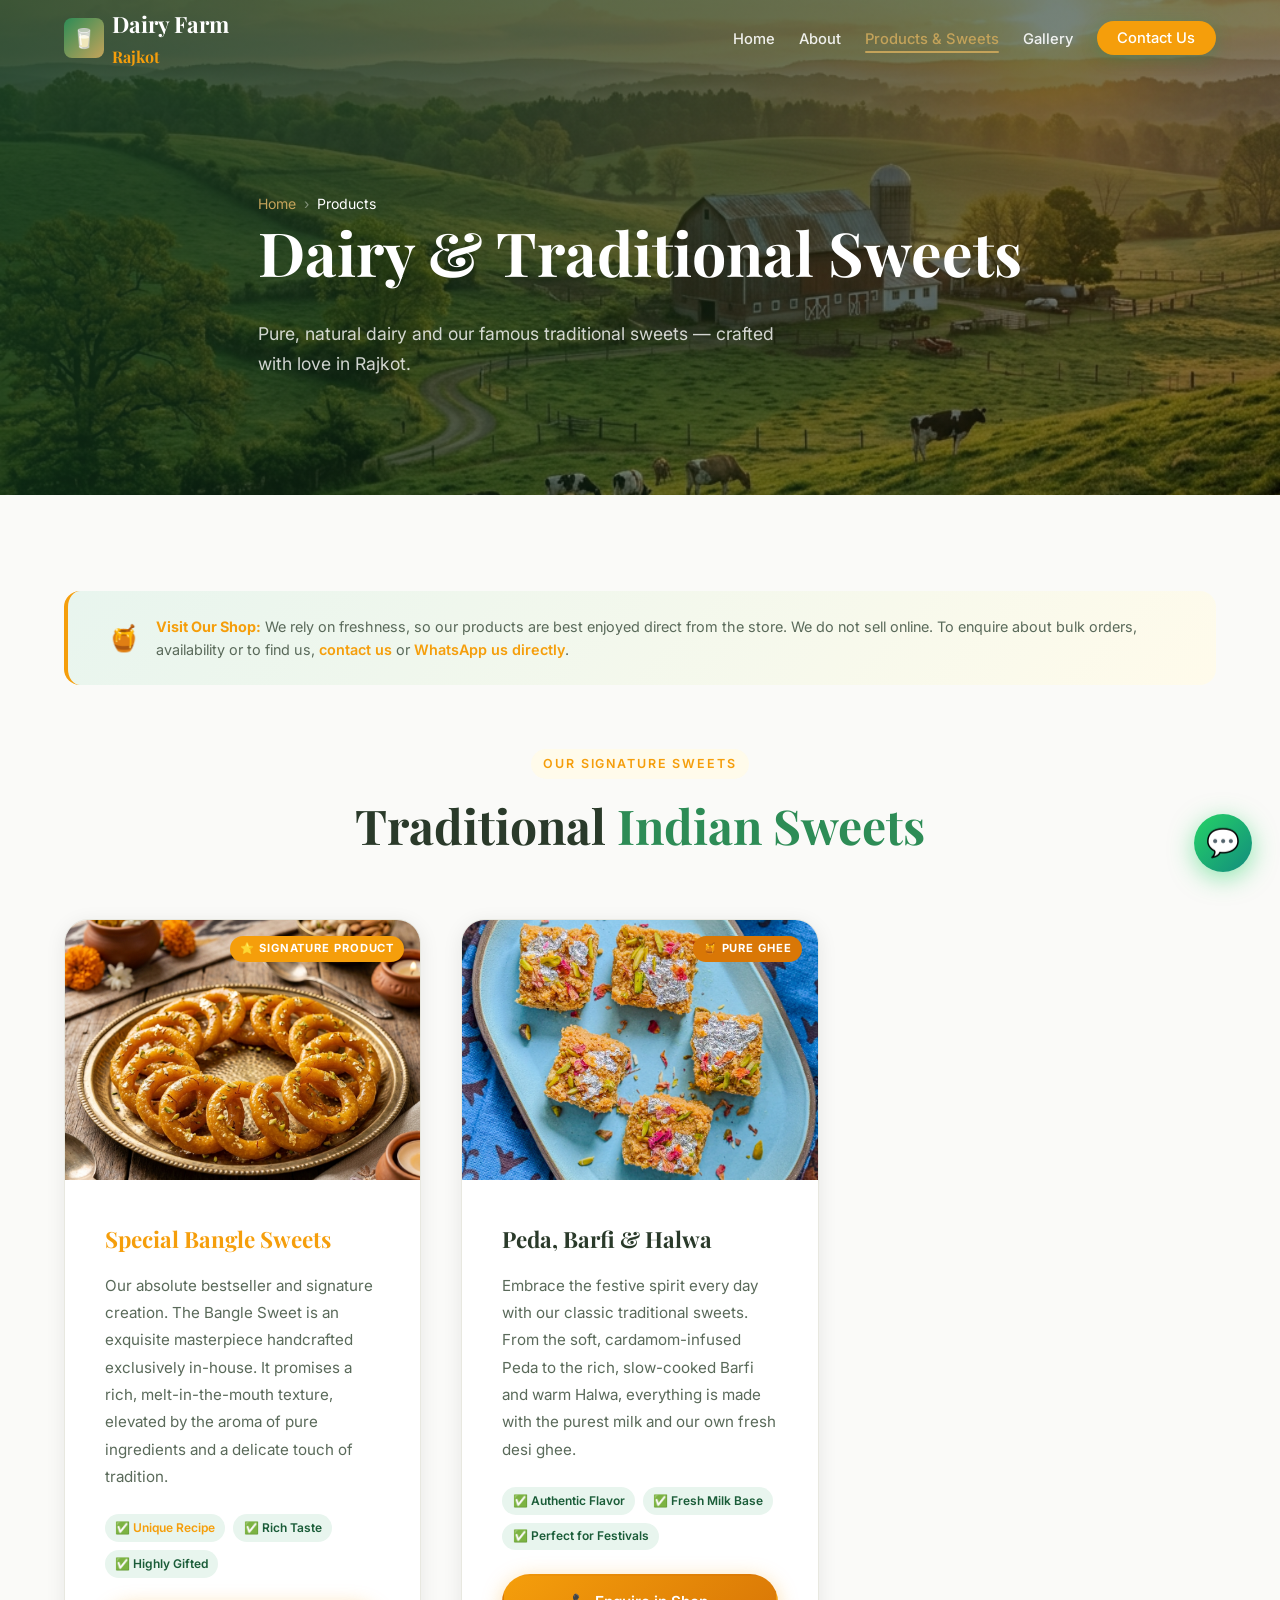
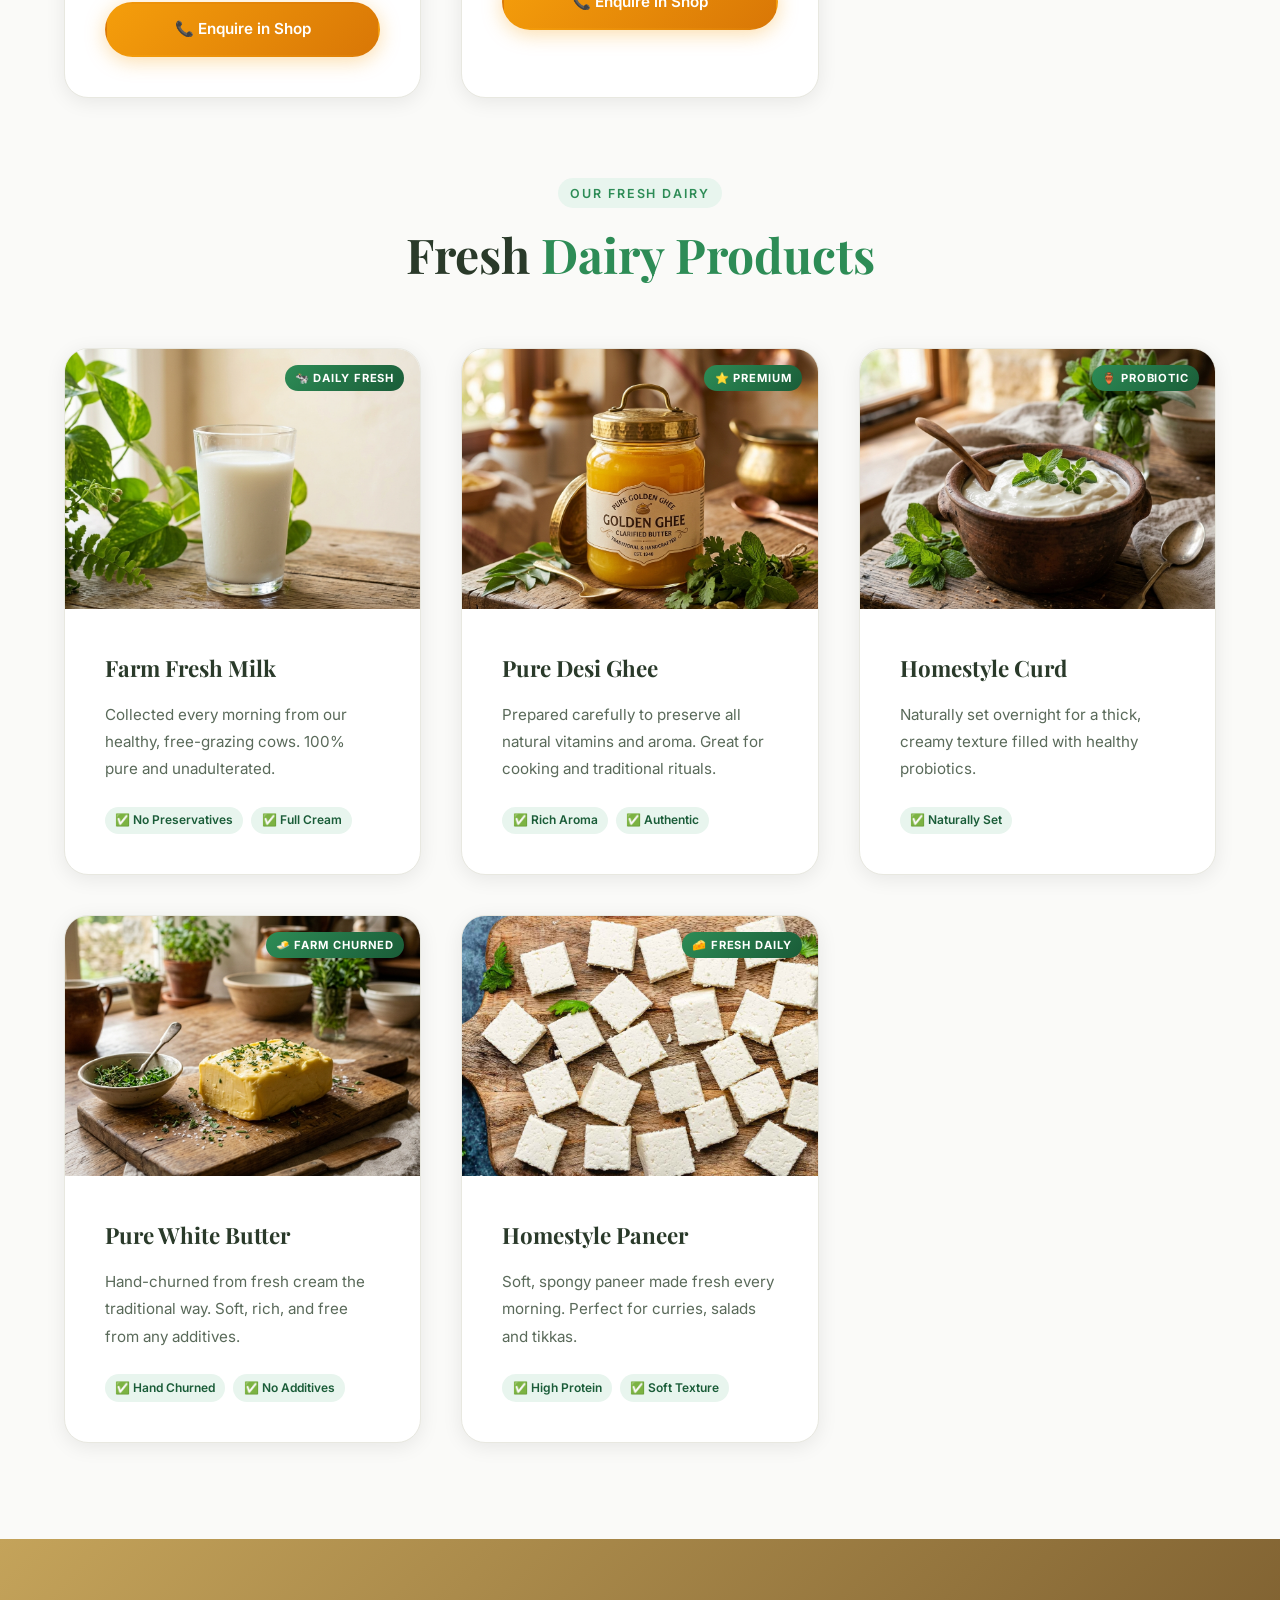
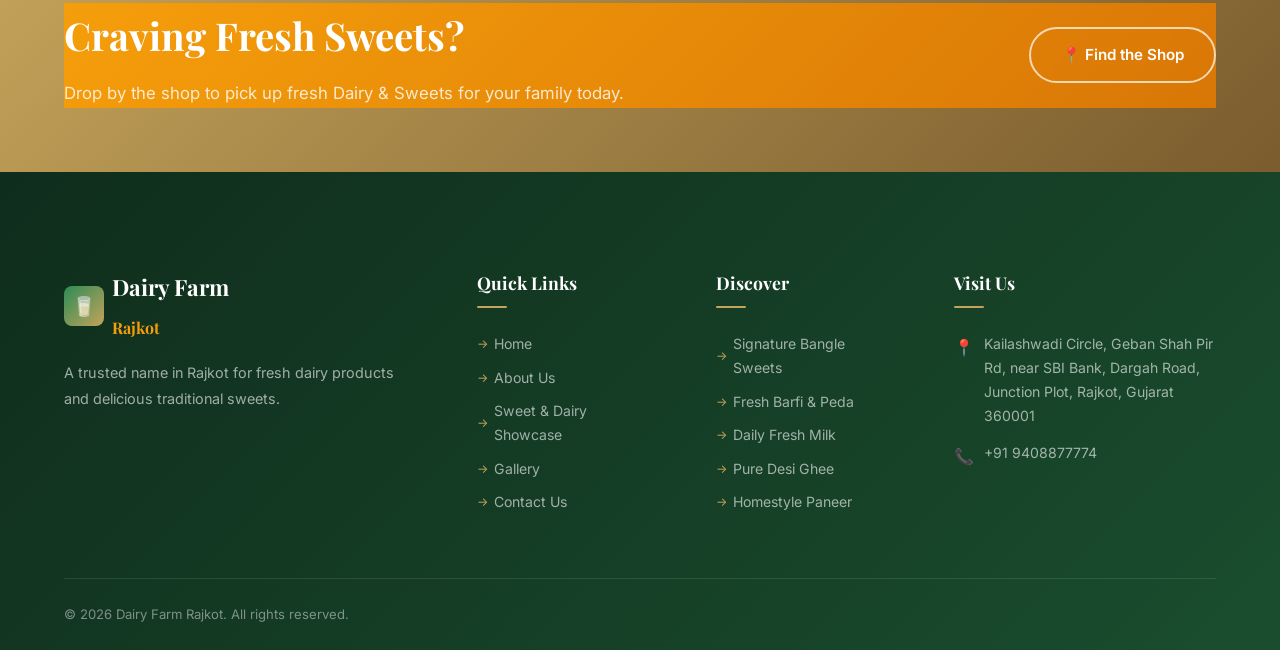
<file: DAIRY/products.html>
<!DOCTYPE html>
<html lang="en">
<head>
  <meta charset="UTF-8" />
  <meta name="viewport" content="width=device-width, initial-scale=1.0" />
  <title>Our Products & Sweets – Dairy Farm Rajkot</title>
  <meta name="description" content="Explore Dairy Farm Rajkot's range of fresh dairy products and our famous traditional sweets in Rajkot." />

  <link rel="preconnect" href="https://fonts.googleapis.com" />
  <link rel="preconnect" href="https://fonts.gstatic.com" crossorigin />
  <link href="https://fonts.googleapis.com/css2?family=Playfair+Display:wght@600;700;800&family=Inter:wght@400;500;600;700&display=swap" rel="stylesheet" />
  <link rel="stylesheet" href="css/style.css" />
  <link rel="icon" href="data:image/svg+xml,<svg xmlns='http://www.w3.org/2000/svg' viewBox='0 0 100 100'><text y='.9em' font-size='90'>🥛</text></svg>" />

  <style>
    .no-price-notice {
      background: linear-gradient(135deg, var(--green-pale), var(--sweet-light));
      border-radius: var(--radius-md);
      padding: var(--space-md) var(--space-lg);
      display: flex;
      align-items: center;
      gap: var(--space-sm);
      margin-bottom: var(--space-xl);
      border-left: 4px solid var(--sweet-orange);
    }
    .no-price-notice p {
      font-size: .9rem;
      color: var(--gray-600);
      line-height: 1.6;
    }
    .no-price-notice strong { color: var(--sweet-orange); }
  </style>
</head>
<body>

  <!-- NAVBAR -->
  <nav class="navbar" id="navbar" aria-label="Main navigation">
    <div class="nav-inner">
      <a href="index.html" class="nav-logo" aria-label="Dairy Farm Rajkot Home">
        <div class="nav-logo-icon">🥛</div>
        <span class="nav-logo-text">Dairy Farm <span class="nav-logo-leaf" style="color:var(--sweet-orange); font-size:1rem; display:block;">Rajkot</span></span>
      </a>
      <ul class="nav-menu" id="navMenu" role="list">
        <li><a href="index.html"    class="nav-link">Home</a></li>
        <li><a href="about.html"    class="nav-link">About</a></li>
        <li><a href="products.html" class="nav-link active">Products & Sweets</a></li>
        <li><a href="gallery.html"  class="nav-link">Gallery</a></li>
        <li><a href="contact.html"  class="nav-link nav-cta" style="background:var(--sweet-orange);">Contact Us</a></li>
      </ul>
      <button class="hamburger" id="hamburger" aria-label="Toggle menu" aria-expanded="false">
        <span></span><span></span><span></span>
      </button>
    </div>
  </nav>

  <!-- PAGE HERO -->
  <header class="page-hero"
          style="background-image:url('assets/images/hero_farm.png');"
          aria-label="Products page hero">
    <div class="page-hero-overlay"></div>
    <div class="container">
      <div class="page-hero-content">
        <nav class="breadcrumb" aria-label="Breadcrumb">
          <a href="index.html">Home</a>
          <span>›</span>
          <span style="color:#fff;">Products</span>
        </nav>
        <h1>Dairy & Traditional Sweets</h1>
        <p style="color:rgba(255,255,255,.8); font-size:1.1rem; max-width:520px; margin-top:.5rem;">
          Pure, natural dairy and our famous traditional sweets — crafted with love in Rajkot.
        </p>
      </div>
    </div>
  </header>

  <!-- MAIN SECTION -->
  <section class="section-padding" style="background:var(--off-white);" aria-label="Our products">
    <div class="container">

      <!-- No pricing notice -->
      <div class="no-price-notice reveal">
        <span style="font-size:1.6rem; flex-shrink:0;">🍯</span>
        <p>
          <strong>Visit Our Shop:</strong> We rely on freshness, so our products are best enjoyed direct from the store.
          We do not sell online. To enquire about bulk orders, availability or to find us,
          <a href="contact.html" style="color:var(--sweet-orange); font-weight:600;">contact us</a>
          or <a href="https://wa.me/919537711119" target="_blank" rel="noopener"
                style="color:var(--sweet-orange); font-weight:600;">WhatsApp us directly</a>.
        </p>
      </div>

      <!-- SECTION A: SWEETS -->
      <div class="section-header reveal" id="sweets" style="margin-top: 2rem;">
        <span class="section-label" style="background:var(--sweet-light); color:var(--sweet-orange);">Our Signature Sweets</span>
        <h2 class="section-title">Traditional <span>Indian Sweets</span></h2>
      </div>

      <div class="products-full-grid">

        <!-- Bangle Sweets -->
        <article class="product-full-card reveal delay-1">
          <div class="product-full-img">
            <img src="assets/images/product_bangle_sweets.png"
                 alt="Special Bangle Sweets" loading="lazy" />
            <span class="product-organic-tag" style="background:var(--sweet-orange);">⭐ Signature Product</span>
          </div>
          <div class="product-full-body">
            <h2 style="color:var(--sweet-orange);">Special Bangle Sweets</h2>
            <p>
              Our absolute bestseller and signature creation. The Bangle Sweet is an exquisite
              masterpiece handcrafted exclusively in-house. It promises a rich, melt-in-the-mouth
              texture, elevated by the aroma of pure ingredients and a delicate touch of tradition.
            </p>
            <div class="product-benefits">
              <span class="benefit-tag" style="border-color:var(--sweet-orange); color:var(--sweet-orange);">✅ Unique Recipe</span>
              <span class="benefit-tag">✅ Rich Taste</span>
              <span class="benefit-tag">✅ Highly Gifted</span>
            </div>
            <a href="contact.html" class="btn btn-sweet" style="margin-top:var(--space-md); width:100%; justify-content:center;">
              📞 Enquire in Shop
            </a>
          </div>
        </article>

        <!-- Peda & Barfi -->
        <article class="product-full-card reveal delay-2">
          <div class="product-full-img">
            <img src="assets/images/IMG_3977_jpg.webp"
                 alt="Traditional Sweets like Peda and Barfi" loading="lazy" />
            <span class="product-organic-tag" style="background:#d97706;">🍯 Pure Ghee</span>
          </div>
          <div class="product-full-body">
            <h2>Peda, Barfi & Halwa</h2>
            <p>
              Embrace the festive spirit every day with our classic traditional sweets.
              From the soft, cardamom-infused Peda to the rich, slow-cooked Barfi and warm Halwa,
              everything is made with the purest milk and our own fresh desi ghee.
            </p>
            <div class="product-benefits">
              <span class="benefit-tag">✅ Authentic Flavor</span>
              <span class="benefit-tag">✅ Fresh Milk Base</span>
              <span class="benefit-tag">✅ Perfect for Festivals</span>
            </div>
            <a href="contact.html" class="btn btn-sweet" style="margin-top:var(--space-md); width:100%; justify-content:center;">
              📞 Enquire in Shop
            </a>
          </div>
        </article>

      </div>

      <!-- SECTION B: DAIRY -->
      <div class="section-header reveal" id="dairy" style="margin-top: 5rem;">
        <span class="section-label">Our Fresh Dairy</span>
        <h2 class="section-title">Fresh <span>Dairy Products</span></h2>
      </div>

      <div class="products-full-grid">

        <!-- Milk -->
        <article class="product-full-card reveal delay-1">
          <div class="product-full-img">
            <img src="assets/images/product_milk.png" alt="Fresh Milk" loading="lazy" />
            <span class="product-organic-tag">🐄 Daily Fresh</span>
          </div>
          <div class="product-full-body">
            <h2>Farm Fresh Milk</h2>
            <p>Collected every morning from our healthy, free-grazing cows. 100% pure and unadulterated.</p>
            <div class="product-benefits">
              <span class="benefit-tag">✅ No Preservatives</span>
              <span class="benefit-tag">✅ Full Cream</span>
            </div>
          </div>
        </article>

        <!-- Ghee -->
        <article class="product-full-card reveal delay-2">
          <div class="product-full-img">
            <img src="assets/images/product_ghee.png" alt="Pure Desi Ghee" loading="lazy" />
            <span class="product-organic-tag">⭐ Premium</span>
          </div>
          <div class="product-full-body">
            <h2>Pure Desi Ghee</h2>
            <p>Prepared carefully to preserve all natural vitamins and aroma. Great for cooking and traditional rituals.</p>
            <div class="product-benefits">
              <span class="benefit-tag">✅ Rich Aroma</span>
              <span class="benefit-tag">✅ Authentic</span>
            </div>
          </div>
        </article>

        <!-- Curd -->
        <article class="product-full-card reveal delay-1">
          <div class="product-full-img">
            <img src="assets/images/product_curd.png" alt="Homestyle Curd" loading="lazy" />
            <span class="product-organic-tag">🏺 Probiotic</span>
          </div>
          <div class="product-full-body">
            <h2>Homestyle Curd</h2>
            <p>Naturally set overnight for a thick, creamy texture filled with healthy probiotics.</p>
            <div class="product-benefits">
              <span class="benefit-tag">✅ Naturally Set</span>
            </div>
          </div>
        </article>

        <!-- Butter -->
        <article class="product-full-card reveal delay-2">
          <div class="product-full-img">
            <img src="assets/images/product_butter.png" alt="Pure White Butter" loading="lazy" />
            <span class="product-organic-tag">🧈 Farm Churned</span>
          </div>
          <div class="product-full-body">
            <h2>Pure White Butter</h2>
            <p>Hand-churned from fresh cream the traditional way. Soft, rich, and free from any additives.</p>
            <div class="product-benefits">
              <span class="benefit-tag">✅ Hand Churned</span>
              <span class="benefit-tag">✅ No Additives</span>
            </div>
          </div>
        </article>

        <!-- Paneer -->
        <article class="product-full-card reveal delay-1">
          <div class="product-full-img" style="background:linear-gradient(135deg, var(--earth-cream), var(--sweet-light)); display:flex; align-items:center; justify-content:center;">
            <img src="assets/images/Homemade-Paneer-16x9-1.jpg">
            <span class="product-organic-tag">🧀 Fresh Daily</span>
          </div>
          <div class="product-full-body">
            <h2>Homestyle Paneer</h2>
            <p>Soft, spongy paneer made fresh every morning. Perfect for curries, salads and tikkas.</p>
            <div class="product-benefits">
              <span class="benefit-tag">✅ High Protein</span>
              <span class="benefit-tag">✅ Soft Texture</span>
            </div>
          </div>
        </article>

      </div>
    </div>
  </section>

  <!-- CTA BANNER -->
  <section class="cta-banner" aria-label="Enquiry CTA">
    <div class="container">
      <div class="cta-inner" style="background: linear-gradient(135deg, var(--sweet-orange), #d97706);">
        <div class="cta-text reveal-left">
          <h2>Craving Fresh Sweets?</h2>
          <p>Drop by the shop to pick up fresh Dairy & Sweets for your family today.</p>
        </div>
        <div class="cta-actions reveal-right">
          <a href="contact.html" class="btn btn-outline">📍 Find the Shop</a>
        </div>
      </div>
    </div>
  </section>

  <!-- FOOTER -->
  <footer class="footer" aria-label="Site footer">
    <div class="container">
      <div class="footer-grid">
        <div class="footer-col footer-brand">
          <a href="index.html" class="nav-logo">
            <div class="nav-logo-icon">🥛</div>
            <span class="nav-logo-text" style="color:#fff;">Dairy Farm<br><span class="nav-logo-leaf" style="color:var(--sweet-orange); font-size:1rem;">Rajkot</span></span>
          </a>
          <p style="margin-top:1rem;">A trusted name in Rajkot for fresh dairy products and delicious traditional sweets.</p>
        </div>
        <div class="footer-col">
          <h4>Quick Links</h4>
          <ul class="footer-links">
            <li><a href="index.html">Home</a></li>
            <li><a href="about.html">About Us</a></li>
            <li><a href="products.html">Sweet & Dairy Showcase</a></li>
            <li><a href="gallery.html">Gallery</a></li>
            <li><a href="contact.html">Contact Us</a></li>
          </ul>
        </div>
        <div class="footer-col">
          <h4>Discover</h4>
          <ul class="footer-links" role="list">
            <li><a href="products.html#sweets">Signature Bangle Sweets</a></li>
            <li><a href="products.html#sweets">Fresh Barfi & Peda</a></li>
            <li><a href="products.html#dairy">Daily Fresh Milk</a></li>
            <li><a href="products.html#dairy">Pure Desi Ghee</a></li>
            <li><a href="products.html#dairy">Homestyle Paneer</a></li>
          </ul>
        </div>
        <div class="footer-col">
          <h4>Visit Us</h4>
          <div class="footer-contact-item">
            <span class="footer-contact-icon">📍</span>
            <span>Kailashwadi Circle, Geban Shah Pir Rd, near SBI Bank, Dargah Road, Junction Plot, Rajkot, Gujarat 360001</span>
          </div>
          <div class="footer-contact-item">
            <span class="footer-contact-icon">📞</span>
            <span><a href="tel:+919408877774" style="color:inherit;">+91 9408877774</a></span>
          </div>
        </div>
      </div>
      <hr class="footer-divider" />
      <div class="footer-bottom">
        <span>© 2026 Dairy Farm Rajkot. All rights reserved.</span>
      </div>
    </div>
  </footer>

  <!-- Floating WhatsApp -->
  <a href="https://wa.me/919408877774" class="whatsapp-float" target="_blank" rel="noopener">💬</a>

  <script src="js/main.js"></script>
</body>
</html>
</file>
<file: DAIRY/css/style.css>
/* ============================================
   PURE DAIRY FARM - MAIN STYLESHEET
   Color Palette: Greens, Whites, Earthy Tones
   ============================================ */

/* ---------- CSS Custom Properties (Design Tokens) ---------- */
:root {
  /* Primary Colors */
  --green-dark:   #1a5c38;
  --green-mid:    #2d8c56;
  --green-light:  #4db87a;
  --green-pale:   #e8f5ee;

  /* Earthy Accents */
  --earth-gold:   #c4a35a;
  --earth-brown:  #7a5c2e;
  --earth-cream:  #f8f3ea;
  --earth-sand:   #e8dcc8;
  
  /* Sweet Accents */
  --sweet-orange: #f59e0b;
  --sweet-yellow: #fef08a;
  --sweet-light:  #fffbeb;

  /* Neutrals */
  --white:        #ffffff;
  --off-white:    #fafaf8;
  --gray-100:     #f5f5f0;
  --gray-200:     #e8e8e0;
  --gray-400:     #9ca89c;
  --gray-600:     #5a6a5a;
  --gray-800:     #2a3a2a;
  --black:        #1a1a1a;

  /* Typography */
  --font-heading: 'Playfair Display', Georgia, serif;
  --font-body:    'Inter', system-ui, sans-serif;

  /* Spacing Scale */
  --space-xs:  0.5rem;
  --space-sm:  1rem;
  --space-md:  1.5rem;
  --space-lg:  2.5rem;
  --space-xl:  4rem;
  --space-2xl: 6rem;

  /* Border Radius */
  --radius-sm:   8px;
  --radius-md:   16px;
  --radius-lg:   24px;
  --radius-full: 9999px;

  /* Shadows */
  --shadow-sm:  0 2px 8px rgba(26,92,56,0.08);
  --shadow-md:  0 8px 30px rgba(26,92,56,0.12);
  --shadow-lg:  0 20px 60px rgba(26,92,56,0.18);
  --shadow-card: 0 4px 20px rgba(0,0,0,0.08);

  /* Transitions */
  --transition-fast: 0.2s ease;
  --transition-mid:  0.35s ease;
  --transition-slow: 0.6s cubic-bezier(0.25, 0.46, 0.45, 0.94);

  /* Nav height for offset */
  --nav-height: 76px;
}

/* ---------- Reset & Base ---------- */
*, *::before, *::after {
  box-sizing: border-box;
  margin: 0;
  padding: 0;
}

html {
  scroll-behavior: smooth;
  font-size: 16px;
}

body {
  font-family: var(--font-body);
  color: var(--gray-800);
  background: var(--off-white);
  line-height: 1.7;
  overflow-x: hidden;
}

img {
  max-width: 100%;
  height: auto;
  display: block;
}

a {
  text-decoration: none;
  color: inherit;
}

ul { list-style: none; }

/* ---------- Utility Classes ---------- */
.container {
  max-width: 1200px;
  margin: 0 auto;
  padding: 0 var(--space-md);
}

.section-padding {
  padding: var(--space-2xl) 0;
}

.section-header {
  text-align: center;
  margin-bottom: var(--space-xl);
}

.section-label {
  display: inline-block;
  font-size: 0.78rem;
  font-weight: 600;
  letter-spacing: 0.15em;
  text-transform: uppercase;
  color: var(--green-mid);
  background: var(--green-pale);
  padding: 0.35em 1em;
  border-radius: var(--radius-full);
  margin-bottom: var(--space-sm);
}

.section-title {
  font-family: var(--font-heading);
  font-size: clamp(2rem, 4vw, 3rem);
  color: var(--gray-800);
  line-height: 1.25;
  margin-bottom: var(--space-sm);
}

.section-title span {
  color: var(--green-mid);
}

.section-subtitle {
  font-size: 1.05rem;
  color: var(--gray-600);
  max-width: 600px;
  margin: 0 auto;
}

/* ---------- Buttons ---------- */
.btn {
  display: inline-flex;
  align-items: center;
  gap: 0.5rem;
  padding: 0.85em 2em;
  border-radius: var(--radius-full);
  font-family: var(--font-body);
  font-size: 0.95rem;
  font-weight: 600;
  cursor: pointer;
  transition: all var(--transition-mid);
  border: 2px solid transparent;
  text-decoration: none;
}

.btn-primary {
  background: linear-gradient(135deg, var(--green-mid), var(--green-dark));
  color: var(--white);
  box-shadow: 0 4px 20px rgba(45,140,86,0.35);
}

.btn-primary:hover {
  transform: translateY(-2px);
  box-shadow: 0 8px 28px rgba(45,140,86,0.45);
  background: linear-gradient(135deg, var(--green-light), var(--green-mid));
}

.btn-outline {
  background: transparent;
  color: var(--white);
  border-color: rgba(255,255,255,0.7);
  backdrop-filter: blur(4px);
}

.btn-outline:hover {
  background: var(--white);
  color: var(--green-dark);
  transform: translateY(-2px);
}

.btn-earth {
  background: linear-gradient(135deg, var(--earth-gold), var(--earth-brown));
  color: var(--white);
  box-shadow: 0 4px 20px rgba(196,163,90,0.35);
}

.btn-earth:hover {
  transform: translateY(-2px);
  box-shadow: 0 8px 28px rgba(196,163,90,0.45);
}

.btn-sweet {
  background: linear-gradient(135deg, var(--sweet-orange), #d97706);
  color: var(--white);
  box-shadow: 0 4px 20px rgba(245,158,11,0.35);
}

.btn-sweet:hover {
  transform: translateY(-2px);
  box-shadow: 0 8px 28px rgba(245,158,11,0.45);
  background: linear-gradient(135deg, #fbbf24, var(--sweet-orange));
}

/* ---------- Scroll Reveal Animation ---------- */
.reveal {
  opacity: 0;
  transform: translateY(40px);
  transition: opacity 0.7s ease, transform 0.7s ease;
}

.reveal.visible {
  opacity: 1;
  transform: translateY(0);
}

.reveal-left {
  opacity: 0;
  transform: translateX(-40px);
  transition: opacity 0.7s ease, transform 0.7s ease;
}

.reveal-left.visible {
  opacity: 1;
  transform: translateX(0);
}

.reveal-right {
  opacity: 0;
  transform: translateX(40px);
  transition: opacity 0.7s ease, transform 0.7s ease;
}

.reveal-right.visible {
  opacity: 1;
  transform: translateX(0);
}

/* Stagger delays */
.delay-1 { transition-delay: 0.1s; }
.delay-2 { transition-delay: 0.2s; }
.delay-3 { transition-delay: 0.3s; }
.delay-4 { transition-delay: 0.4s; }

/* ============================================
   NAVBAR
   ============================================ */
.navbar {
  position: fixed;
  top: 0;
  left: 0;
  right: 0;
  z-index: 1000;
  height: var(--nav-height);
  display: flex;
  align-items: center;
  transition: all var(--transition-mid);
  /* Initial transparent state (set via JS on scroll) */
  background: transparent;
}

.navbar.scrolled {
  background: rgba(255, 255, 255, 0.95);
  backdrop-filter: blur(20px);
  box-shadow: var(--shadow-sm);
}

.navbar.scrolled .nav-logo-text {
  color: var(--green-dark);
}

.navbar.scrolled .nav-logo-leaf {
  color: var(--green-mid);
}

.navbar.scrolled .nav-link {
  color: var(--gray-800);
}

.navbar.scrolled .nav-link:hover,
.navbar.scrolled .nav-link.active {
  color: var(--green-mid);
}

.navbar.scrolled .hamburger span {
  background: var(--gray-800);
}

.nav-inner {
  display: flex;
  align-items: center;
  justify-content: space-between;
  width: 100%;
  max-width: 1200px;
  margin: 0 auto;
  padding: 0 var(--space-md);
}

/* Logo */
.nav-logo {
  display: flex;
  align-items: center;
  gap: 0.5rem;
  text-decoration: none;
}

.nav-logo-icon {
  width: 40px;
  height: 40px;
  background: linear-gradient(135deg, var(--green-mid), var(--earth-gold));
  border-radius: var(--radius-sm);
  display: flex;
  align-items: center;
  justify-content: center;
  font-size: 1.2rem;
}

.nav-logo-text {
  font-family: var(--font-heading);
  font-size: 1.4rem;
  font-weight: 700;
  color: var(--white);
  transition: color var(--transition-fast);
}

.nav-logo-leaf {
  color: var(--earth-gold);
}

/* Nav Links */
.nav-menu {
  display: flex;
  align-items: center;
  gap: var(--space-md);
}

.nav-link {
  font-size: 0.92rem;
  font-weight: 500;
  color: rgba(255,255,255,0.9);
  padding: 0.4em 0;
  position: relative;
  transition: color var(--transition-fast);
  text-decoration: none;
}

.nav-link::after {
  content: '';
  position: absolute;
  bottom: 0;
  left: 0;
  width: 0;
  height: 2px;
  background: var(--earth-gold);
  border-radius: 2px;
  transition: width var(--transition-mid);
}

.nav-link:hover::after,
.nav-link.active::after {
  width: 100%;
}

.nav-link:hover,
.nav-link.active {
  color: var(--earth-gold);
}

.nav-cta {
  background: linear-gradient(135deg, var(--green-mid), var(--green-dark));
  color: var(--white) !important;
  padding: 0.55em 1.4em !important;
  border-radius: var(--radius-full);
  box-shadow: 0 4px 15px rgba(45,140,86,0.35);
}

.nav-cta::after { display: none; }

.nav-cta:hover {
  transform: translateY(-2px);
  box-shadow: 0 6px 20px rgba(45,140,86,0.45);
}

/* Hamburger */
.hamburger {
  display: none;
  flex-direction: column;
  gap: 5px;
  cursor: pointer;
  padding: 4px;
  background: none;
  border: none;
}

.hamburger span {
  width: 26px;
  height: 2.5px;
  background: var(--white);
  border-radius: 2px;
  transition: all var(--transition-mid);
  display: block;
}

.hamburger.open span:nth-child(1) {
  transform: translateY(7.5px) rotate(45deg);
}
.hamburger.open span:nth-child(2) { opacity: 0; }
.hamburger.open span:nth-child(3) {
  transform: translateY(-7.5px) rotate(-45deg);
}

/* Mobile Menu */
@media (max-width: 768px) {
  .hamburger { display: flex; }

  .nav-menu {
    position: fixed;
    top: var(--nav-height);
    right: -100%;
    width: min(320px, 85vw);
    height: calc(100vh - var(--nav-height));
    background: var(--white);
    flex-direction: column;
    align-items: flex-start;
    padding: var(--space-lg) var(--space-md);
    gap: var(--space-xs);
    box-shadow: -8px 0 40px rgba(0,0,0,0.12);
    transition: right var(--transition-mid);
    overflow-y: auto;
  }

  .nav-menu.open { right: 0; }

  .nav-link {
    color: var(--gray-800) !important;
    font-size: 1rem;
    padding: 0.7em 0;
    width: 100%;
    border-bottom: 1px solid var(--gray-200);
  }

  .nav-cta {
    width: 100%;
    text-align: center;
    justify-content: center;
    border: none !important;
    margin-top: var(--space-sm);
  }
}

/* ============================================
   HERO SECTION
   ============================================ */
.hero {
  position: relative;
  height: 100vh;
  min-height: 650px;
  display: flex;
  align-items: center;
  overflow: hidden;
}

.hero-bg {
  position: absolute;
  inset: 0;
  background-size: cover;
  background-position: center;
  background-repeat: no-repeat;
  transform: scale(1.05);
  transition: transform 8s ease;
}

.hero-bg.loaded { transform: scale(1); }

.hero-overlay {
  position: absolute;
  inset: 0;
  background: linear-gradient(
    135deg,
    rgba(20, 60, 30, 0.78) 0%,
    rgba(26, 92, 56, 0.55) 50%,
    rgba(0, 0, 0, 0.3) 100%
  );
}

/* Animated floating particles */
.hero-particles {
  position: absolute;
  inset: 0;
  pointer-events: none;
  overflow: hidden;
}

.particle {
  position: absolute;
  width: 6px;
  height: 6px;
  background: rgba(255,255,255,0.15);
  border-radius: 50%;
  animation: floatParticle linear infinite;
}

@keyframes floatParticle {
  0%   { transform: translateY(100vh) scale(0); opacity: 0; }
  10%  { opacity: 1; }
  90%  { opacity: 0.5; }
  100% { transform: translateY(-100px) scale(1.5); opacity: 0; }
}

.hero-content {
  position: relative;
  z-index: 2;
  color: var(--white);
  max-width: 720px;
}

.hero-badge {
  display: inline-flex;
  align-items: center;
  gap: 0.5rem;
  background: rgba(255,255,255,0.15);
  backdrop-filter: blur(10px);
  border: 1px solid rgba(255,255,255,0.3);
  color: rgba(255,255,255,0.95);
  padding: 0.45em 1.1em;
  border-radius: var(--radius-full);
  font-size: 0.82rem;
  font-weight: 600;
  letter-spacing: 0.08em;
  text-transform: uppercase;
  margin-bottom: var(--space-md);
  animation: fadeDown 0.8s ease 0.2s both;
}

.hero-badge .dot {
  width: 8px; height: 8px;
  background: var(--earth-gold);
  border-radius: 50%;
  animation: pulse 2s infinite;
}

@keyframes pulse {
  0%, 100% { transform: scale(1); opacity: 1; }
  50%       { transform: scale(1.4); opacity: 0.6; }
}

@keyframes fadeDown {
  from { opacity: 0; transform: translateY(-20px); }
  to   { opacity: 1; transform: translateY(0); }
}

.hero-title {
  font-family: var(--font-heading);
  font-size: clamp(2.6rem, 6vw, 4.5rem);
  font-weight: 700;
  line-height: 1.15;
  margin-bottom: var(--space-md);
  animation: fadeUp 0.9s ease 0.4s both;
}

.hero-title .highlight {
  color: var(--earth-gold);
  position: relative;
}

@keyframes fadeUp {
  from { opacity: 0; transform: translateY(30px); }
  to   { opacity: 1; transform: translateY(0); }
}

.hero-desc {
  font-size: 1.1rem;
  color: rgba(255,255,255,0.85);
  max-width: 520px;
  margin-bottom: var(--space-lg);
  animation: fadeUp 0.9s ease 0.6s both;
  line-height: 1.8;
}

.hero-actions {
  display: flex;
  gap: var(--space-sm);
  flex-wrap: wrap;
  animation: fadeUp 0.9s ease 0.8s both;
}

/* Hero Stats */
.hero-stats {
  position: absolute;
  bottom: var(--space-xl);
  right: 0;
  z-index: 2;
  display: flex;
  gap: var(--space-md);
}

.hero-stat {
  background: rgba(255,255,255,0.12);
  backdrop-filter: blur(20px);
  border: 1px solid rgba(255,255,255,0.2);
  border-radius: var(--radius-md);
  padding: 1.2em 1.8em;
  text-align: center;
  color: var(--white);
  animation: fadeUp 1s ease 1s both;
}

.hero-stat-num {
  font-family: var(--font-heading);
  font-size: 2rem;
  font-weight: 700;
  color: var(--earth-gold);
  line-height: 1;
}

.hero-stat-label {
  font-size: 0.78rem;
  opacity: 0.8;
  margin-top: 0.3em;
}

/* Scroll indicator */
.scroll-indicator {
  position: absolute;
  bottom: var(--space-md);
  left: 50%;
  transform: translateX(-50%);
  z-index: 2;
  display: flex;
  flex-direction: column;
  align-items: center;
  gap: 0.4rem;
  color: rgba(255,255,255,0.6);
  font-size: 0.75rem;
  letter-spacing: 0.1em;
  text-transform: uppercase;
  animation: fadeUp 1s ease 1.2s both;
}

.scroll-indicator .mouse {
  width: 24px;
  height: 38px;
  border: 2px solid rgba(255,255,255,0.5);
  border-radius: 12px;
  position: relative;
}

.scroll-indicator .mouse::after {
  content: '';
  position: absolute;
  top: 6px;
  left: 50%;
  transform: translateX(-50%);
  width: 4px;
  height: 8px;
  background: rgba(255,255,255,0.7);
  border-radius: 2px;
  animation: scrollDown 1.5s ease infinite;
}

@keyframes scrollDown {
  0%   { transform: translateX(-50%) translateY(0); opacity: 1; }
  100% { transform: translateX(-50%) translateY(10px); opacity: 0; }
}

/* ============================================
   INTRO / ABOUT STRIP
   ============================================ */
.intro-strip {
  background: var(--white);
  padding: var(--space-xl) 0;
}

.intro-grid {
  display: grid;
  grid-template-columns: 1fr 1fr;
  gap: var(--space-xl);
  align-items: center;
}

.intro-image-wrap {
  position: relative;
  border-radius: var(--radius-lg);
  overflow: hidden;
  box-shadow: var(--shadow-lg);
}

.intro-image-wrap img {
  width: 100%;
  height: 420px;
  object-fit: cover;
  transition: transform 0.7s ease;
}

.intro-image-wrap:hover img { transform: scale(1.04); }

.intro-badge-over {
  position: absolute;
  bottom: var(--space-md);
  left: var(--space-md);
  background: rgba(255,255,255,0.95);
  border-radius: var(--radius-md);
  padding: 0.8em 1.2em;
  display: flex;
  align-items: center;
  gap: 0.6rem;
  box-shadow: var(--shadow-md);
}

.intro-badge-icon {
  font-size: 1.6rem;
}

.intro-badge-text strong {
  display: block;
  font-size: 1.1rem;
  color: var(--green-dark);
  font-family: var(--font-heading);
}

.intro-badge-text span {
  font-size: 0.78rem;
  color: var(--gray-600);
}

.intro-content { padding-left: var(--space-md); }

.intro-content p {
  color: var(--gray-600);
  margin-bottom: var(--space-md);
  font-size: 1.02rem;
}

/* ============================================
   WHY CHOOSE US
   ============================================ */
.why-us {
  background: linear-gradient(135deg, var(--green-pale) 0%, var(--earth-cream) 100%);
}

.features-grid {
  display: grid;
  grid-template-columns: repeat(auto-fit, minmax(240px, 1fr));
  gap: var(--space-md);
}

.feature-card {
  background: var(--white);
  border-radius: var(--radius-md);
  padding: var(--space-lg);
  text-align: center;
  box-shadow: var(--shadow-card);
  transition: all var(--transition-mid);
  border: 1px solid transparent;
  position: relative;
  overflow: hidden;
}

.feature-card::before {
  content: '';
  position: absolute;
  top: 0;
  left: 0;
  right: 0;
  height: 4px;
  background: linear-gradient(90deg, var(--green-mid), var(--earth-gold));
  transform: scaleX(0);
  transition: transform var(--transition-mid);
  transform-origin: left;
}

.feature-card:hover { 
  transform: translateY(-6px);
  box-shadow: var(--shadow-lg);
  border-color: var(--green-pale);
}

.feature-card:hover::before { transform: scaleX(1); }

.feature-icon {
  width: 70px;
  height: 70px;
  background: linear-gradient(135deg, var(--green-pale), var(--earth-sand));
  border-radius: var(--radius-md);
  display: flex;
  align-items: center;
  justify-content: center;
  font-size: 2rem;
  margin: 0 auto var(--space-md);
  transition: transform var(--transition-mid);
}

.feature-card:hover .feature-icon { transform: scale(1.1) rotate(5deg); }

.feature-card h3 {
  font-family: var(--font-heading);
  font-size: 1.2rem;
  color: var(--green-dark);
  margin-bottom: 0.6em;
}

.feature-card p {
  font-size: 0.92rem;
  color: var(--gray-600);
  line-height: 1.7;
}

/* ============================================
   PRODUCTS PREVIEW (Home)
   ============================================ */
.products-preview {
  background: var(--white);
}

.products-grid {
  display: grid;
  grid-template-columns: repeat(auto-fit, minmax(220px, 1fr));
  gap: var(--space-md);
}

.product-card {
  background: var(--off-white);
  border-radius: var(--radius-md);
  overflow: hidden;
  box-shadow: var(--shadow-card);
  transition: all var(--transition-mid);
  border: 1px solid var(--gray-200);
}

.product-card:hover {
  transform: translateY(-8px);
  box-shadow: var(--shadow-lg);
}

.product-img-wrap {
  position: relative;
  overflow: hidden;
  height: 220px;
}

.product-img-wrap img {
  width: 100%;
  height: 100%;
  object-fit: cover;
  transition: transform 0.6s ease;
}

.product-card:hover .product-img-wrap img { transform: scale(1.08); }

.product-tag {
  position: absolute;
  top: var(--space-sm);
  left: var(--space-sm);
  background: var(--green-mid);
  color: var(--white);
  font-size: 0.72rem;
  font-weight: 600;
  padding: 0.3em 0.8em;
  border-radius: var(--radius-full);
  letter-spacing: 0.05em;
}

.product-body {
  padding: var(--space-md);
}

.product-body h3 {
  font-family: var(--font-heading);
  font-size: 1.15rem;
  color: var(--gray-800);
  margin-bottom: 0.4em;
}

.product-body p {
  font-size: 0.88rem;
  color: var(--gray-600);
  line-height: 1.6;
}

.product-pure-badge {
  display: inline-flex;
  align-items: center;
  gap: 0.35rem;
  font-size: 0.78rem;
  color: var(--green-mid);
  font-weight: 600;
  margin-top: 0.8em;
}

/* ============================================
   TESTIMONIALS
   ============================================ */
.testimonials {
  background: linear-gradient(135deg, var(--green-dark) 0%, #0f3d24 100%);
  color: var(--white);
  overflow: hidden;
  position: relative;
}

.testimonials::before {
  content: '"';
  position: absolute;
  top: -40px;
  left: 5%;
  font-size: 30rem;
  font-family: var(--font-heading);
  color: rgba(255,255,255,0.03);
  line-height: 1;
  pointer-events: none;
}

.testimonials .section-title { color: var(--white); }
.testimonials .section-subtitle { color: rgba(255,255,255,0.7); }

.testimonials-track {
  display: flex;
  gap: var(--space-md);
  overflow-x: auto;
  scroll-snap-type: x mandatory;
  scrollbar-width: none;
  padding-bottom: var(--space-md);
}

.testimonials-track::-webkit-scrollbar { display: none; }

.testimonial-card {
  flex: 0 0 min(380px, 90vw);
  scroll-snap-align: start;
  background: rgba(255,255,255,0.07);
  backdrop-filter: blur(10px);
  border: 1px solid rgba(255,255,255,0.12);
  border-radius: var(--radius-md);
  padding: var(--space-lg);
}

.stars {
  color: var(--earth-gold);
  font-size: 1.1rem;
  margin-bottom: var(--space-sm);
  letter-spacing: 2px;
}

.testimonial-text {
  font-size: 1rem;
  line-height: 1.8;
  color: rgba(255,255,255,0.85);
  margin-bottom: var(--space-md);
  font-style: italic;
}

.testimonial-author {
  display: flex;
  align-items: center;
  gap: 0.8rem;
}

.author-avatar {
  width: 48px;
  height: 48px;
  border-radius: 50%;
  background: linear-gradient(135deg, var(--green-mid), var(--earth-gold));
  display: flex;
  align-items: center;
  justify-content: center;
  font-weight: 700;
  font-size: 1.1rem;
  color: var(--white);
  flex-shrink: 0;
}

.author-info strong {
  display: block;
  font-family: var(--font-heading);
  font-size: 1rem;
}

.author-info span {
  font-size: 0.8rem;
  color: rgba(255,255,255,0.6);
}

/* Testimonial dots */
.testimonials-dots {
  display: flex;
  justify-content: center;
  gap: 0.5rem;
  margin-top: var(--space-lg);
}

.t-dot {
  width: 8px;
  height: 8px;
  border-radius: 50%;
  background: rgba(255,255,255,0.3);
  cursor: pointer;
  transition: all var(--transition-mid);
  border: none;
}

.t-dot.active {
  background: var(--earth-gold);
  width: 24px;
  border-radius: 4px;
}

/* ============================================
   CTA BANNER
   ============================================ */
.cta-banner {
  background: linear-gradient(135deg, var(--earth-gold) 0%, var(--earth-brown) 100%);
  padding: var(--space-xl) 0;
}

.cta-inner {
  display: flex;
  align-items: center;
  justify-content: space-between;
  gap: var(--space-md);
  flex-wrap: wrap;
}

.cta-text h2 {
  font-family: var(--font-heading);
  font-size: clamp(1.8rem, 3vw, 2.5rem);
  color: var(--white);
  margin-bottom: 0.3em;
}

.cta-text p {
  color: rgba(255,255,255,0.8);
  font-size: 1.05rem;
}

.cta-actions { display: flex; gap: var(--space-sm); flex-wrap: wrap; }

/* ============================================
   ABOUT PAGE SPECIFIC
   ============================================ */
.page-hero {
  height: 55vh;
  min-height: 380px;
  display: flex;
  align-items: center;
  background-size: cover;
  background-position: center;
  position: relative;
  overflow: hidden;
}

.page-hero-overlay {
  position: absolute;
  inset: 0;
  background: linear-gradient(135deg, rgba(20,60,30,0.82), rgba(0,0,0,0.4));
}

.page-hero-content {
  position: relative;
  z-index: 2;
  color: var(--white);
  padding-top: var(--nav-height);
}

.page-hero-content h1 {
  font-family: var(--font-heading);
  font-size: clamp(2.4rem, 5vw, 3.8rem);
  line-height: 1.2;
  margin-bottom: 0.5em;
}

.breadcrumb {
  display: flex;
  align-items: center;
  gap: 0.5rem;
  font-size: 0.88rem;
  color: rgba(255,255,255,0.7);
}

.breadcrumb a { color: var(--earth-gold); }
.breadcrumb span { color: rgba(255,255,255,0.4); }

/* About story section */
.about-story {
  display: grid;
  grid-template-columns: 1fr 1fr;
  gap: var(--space-xl);
  align-items: center;
}

.about-img-group {
  position: relative;
}

.about-img-main {
  border-radius: var(--radius-lg);
  overflow: hidden;
  box-shadow: var(--shadow-lg);
}

.about-img-main img {
  width: 100%;
  height: 450px;
  object-fit: cover;
}

.about-img-float {
  position: absolute;
  bottom: -var(--space-md);
  right: -var(--space-md);
  width: 45%;
  border-radius: var(--radius-md);
  overflow: hidden;
  border: 4px solid var(--white);
  box-shadow: var(--shadow-md);
  bottom: -20px;
  right: -20px;
}

.about-img-float img {
  width: 100%;
  height: 180px;
  object-fit: cover;
}

.about-content p {
  color: var(--gray-600);
  margin-bottom: var(--space-md);
  font-size: 1rem;
  line-height: 1.9;
}

/* Values / Mission cards */
.values-grid {
  display: grid;
  grid-template-columns: repeat(auto-fit, minmax(280px, 1fr));
  gap: var(--space-md);
}

.value-card {
  background: var(--white);
  border-radius: var(--radius-md);
  padding: var(--space-lg);
  box-shadow: var(--shadow-card);
  border-left: 4px solid var(--green-mid);
  transition: all var(--transition-mid);
}

.value-card:hover {
  transform: translateY(-4px);
  box-shadow: var(--shadow-md);
  border-left-color: var(--earth-gold);
}

.value-card h3 {
  font-family: var(--font-heading);
  color: var(--green-dark);
  margin-bottom: 0.5em;
  display: flex;
  align-items: center;
  gap: 0.5rem;
}

.value-card p {
  color: var(--gray-600);
  font-size: 0.95rem;
  line-height: 1.7;
}

/* Cow & feeding info */
.info-grid {
  display: grid;
  grid-template-columns: repeat(auto-fit, minmax(300px, 1fr));
  gap: var(--space-md);
}

.info-card {
  background: var(--white);
  border-radius: var(--radius-md);
  overflow: hidden;
  box-shadow: var(--shadow-card);
  transition: all var(--transition-mid);
}

.info-card:hover {
  transform: translateY(-4px);
  box-shadow: var(--shadow-md);
}

.info-card-img {
  height: 200px;
  overflow: hidden;
}

.info-card-img img {
  width: 100%;
  height: 100%;
  object-fit: cover;
  transition: transform 0.6s ease;
}

.info-card:hover .info-card-img img { transform: scale(1.06); }

.info-card-body {
  padding: var(--space-md);
}

.info-card-body h3 {
  font-family: var(--font-heading);
  color: var(--green-dark);
  font-size: 1.15rem;
  margin-bottom: 0.5em;
}

.info-card-body p {
  font-size: 0.92rem;
  color: var(--gray-600);
  line-height: 1.7;
}

/* ============================================
   PRODUCTS PAGE
   ============================================ */
.products-full-grid {
  display: grid;
  grid-template-columns: repeat(auto-fill, minmax(300px, 1fr));
  gap: var(--space-lg);
}

.product-full-card {
  background: var(--white);
  border-radius: var(--radius-lg);
  overflow: hidden;
  box-shadow: var(--shadow-card);
  transition: all var(--transition-mid);
  border: 1px solid var(--gray-200);
}

.product-full-card:hover {
  transform: translateY(-8px);
  box-shadow: var(--shadow-lg);
  border-color: var(--green-pale);
}

.product-full-img {
  height: 260px;
  overflow: hidden;
  position: relative;
}

.product-full-img img {
  width: 100%;
  height: 100%;
  object-fit: cover;
  transition: transform 0.7s ease;
}

.product-full-card:hover .product-full-img img { transform: scale(1.08); }

.product-full-overlay {
  position: absolute;
  inset: 0;
  background: linear-gradient(transparent 40%, rgba(26,92,56,0.7));
  opacity: 0;
  transition: opacity var(--transition-mid);
  display: flex;
  align-items: flex-end;
  padding: var(--space-md);
}

.product-full-card:hover .product-full-overlay { opacity: 1; }

.product-organic-tag {
  position: absolute;
  top: var(--space-sm);
  right: var(--space-sm);
  background: linear-gradient(135deg, var(--green-mid), var(--green-dark));
  color: var(--white);
  font-size: 0.7rem;
  font-weight: 700;
  padding: 0.3em 0.9em;
  border-radius: var(--radius-full);
  letter-spacing: 0.08em;
  text-transform: uppercase;
}

.product-full-body {
  padding: var(--space-lg);
}

.product-full-body h2 {
  font-family: var(--font-heading);
  font-size: 1.4rem;
  color: var(--gray-800);
  margin-bottom: 0.6em;
}

.product-full-body p {
  color: var(--gray-600);
  font-size: 0.95rem;
  line-height: 1.8;
  margin-bottom: var(--space-md);
}

.product-benefits {
  display: flex;
  flex-wrap: wrap;
  gap: 0.5rem;
}

.benefit-tag {
  background: var(--green-pale);
  color: var(--green-dark);
  font-size: 0.75rem;
  font-weight: 600;
  padding: 0.3em 0.85em;
  border-radius: var(--radius-full);
}

/* ============================================
   GALLERY PAGE
   ============================================ */
.gallery-grid {
  display: grid;
  grid-template-columns: repeat(3, 1fr);
  grid-auto-rows: 240px;
  gap: var(--space-sm);
}

.gallery-item {
  position: relative;
  border-radius: var(--radius-md);
  overflow: hidden;
  cursor: pointer;
}

.gallery-item.tall { grid-row: span 2; }
.gallery-item.wide { grid-column: span 2; }

.gallery-item img {
  width: 100%;
  height: 100%;
  object-fit: cover;
  transition: transform 0.6s ease;
}

.gallery-item:hover img { transform: scale(1.06); }

.gallery-overlay {
  position: absolute;
  inset: 0;
  background: linear-gradient(transparent 50%, rgba(26,92,56,0.8));
  opacity: 0;
  transition: opacity var(--transition-mid);
  display: flex;
  align-items: flex-end;
  padding: var(--space-md);
}

.gallery-item:hover .gallery-overlay { opacity: 1; }

.gallery-caption {
  color: var(--white);
  font-size: 0.9rem;
  font-weight: 600;
}

/* Lightbox */
.lightbox {
  position: fixed;
  inset: 0;
  background: rgba(0,0,0,0.92);
  z-index: 9999;
  display: none;
  align-items: center;
  justify-content: center;
  padding: var(--space-md);
}

.lightbox.open { display: flex; }

.lightbox-content {
  position: relative;
  max-width: 900px;
  width: 100%;
}

.lightbox-img {
  width: 100%;
  max-height: 80vh;
  object-fit: contain;
  border-radius: var(--radius-md);
}

.lightbox-close {
  position: absolute;
  top: -50px;
  right: 0;
  color: var(--white);
  font-size: 2rem;
  cursor: pointer;
  background: none;
  border: none;
  line-height: 1;
  opacity: 0.8;
  transition: opacity var(--transition-fast);
}

.lightbox-close:hover { opacity: 1; }

.lightbox-nav {
  position: absolute;
  top: 50%;
  transform: translateY(-50%);
  color: var(--white);
  font-size: 2.5rem;
  cursor: pointer;
  background: rgba(255,255,255,0.1);
  border: none;
  width: 48px;
  height: 48px;
  border-radius: 50%;
  display: flex;
  align-items: center;
  justify-content: center;
  transition: background var(--transition-fast);
}

.lightbox-nav:hover { background: rgba(255,255,255,0.2); }
.lightbox-prev { left: -60px; }
.lightbox-next { right: -60px; }

/* Gallery filter tabs */
.gallery-filters {
  display: flex;
  gap: var(--space-sm);
  flex-wrap: wrap;
  justify-content: center;
  margin-bottom: var(--space-xl);
}

.filter-btn {
  padding: 0.6em 1.5em;
  border-radius: var(--radius-full);
  border: 2px solid var(--gray-200);
  background: var(--white);
  color: var(--gray-600);
  font-size: 0.88rem;
  font-weight: 600;
  cursor: pointer;
  transition: all var(--transition-mid);
}

.filter-btn.active,
.filter-btn:hover {
  background: var(--green-mid);
  color: var(--white);
  border-color: var(--green-mid);
}

/* ============================================
   CONTACT PAGE
   ============================================ */
.contact-layout {
  display: grid;
  grid-template-columns: 1fr 1.4fr;
  gap: var(--space-xl);
  align-items: start;
}

.contact-info-block h2 {
  font-family: var(--font-heading);
  font-size: 2rem;
  color: var(--green-dark);
  margin-bottom: var(--space-sm);
}

.contact-info-block p {
  color: var(--gray-600);
  margin-bottom: var(--space-lg);
  line-height: 1.8;
}

.contact-detail {
  display: flex;
  align-items: flex-start;
  gap: var(--space-sm);
  margin-bottom: var(--space-md);
}

.contact-detail-icon {
  width: 48px;
  height: 48px;
  background: var(--green-pale);
  border-radius: var(--radius-sm);
  display: flex;
  align-items: center;
  justify-content: center;
  font-size: 1.3rem;
  flex-shrink: 0;
  color: var(--green-mid);
}

.contact-detail-text strong {
  display: block;
  color: var(--gray-800);
  font-weight: 600;
  margin-bottom: 0.15em;
}

.contact-detail-text span {
  color: var(--gray-600);
  font-size: 0.92rem;
}

/* WhatsApp button */
.whatsapp-btn {
  display: inline-flex;
  align-items: center;
  gap: 0.6rem;
  background: linear-gradient(135deg, #25d366, #128c7e);
  color: var(--white);
  padding: 0.85em 2em;
  border-radius: var(--radius-full);
  font-weight: 600;
  font-size: 0.95rem;
  margin-top: var(--space-md);
  text-decoration: none;
  box-shadow: 0 4px 20px rgba(37, 211, 102, 0.35);
  transition: all var(--transition-mid);
}

.whatsapp-btn:hover {
  transform: translateY(-2px);
  box-shadow: 0 8px 28px rgba(37, 211, 102, 0.45);
}

/* Contact Form */
.contact-form-wrap {
  background: var(--white);
  border-radius: var(--radius-lg);
  padding: var(--space-xl);
  box-shadow: var(--shadow-md);
  border: 1px solid var(--gray-200);
}

.contact-form-wrap h3 {
  font-family: var(--font-heading);
  font-size: 1.6rem;
  color: var(--green-dark);
  margin-bottom: var(--space-lg);
}

.form-group {
  margin-bottom: var(--space-md);
}

.form-group label {
  display: block;
  font-size: 0.88rem;
  font-weight: 600;
  color: var(--gray-800);
  margin-bottom: 0.4em;
}

.form-group label span {
  color: #e53e3e;
}

.form-control {
  width: 100%;
  padding: 0.85em 1.2em;
  border: 2px solid var(--gray-200);
  border-radius: var(--radius-sm);
  font-family: var(--font-body);
  font-size: 0.95rem;
  color: var(--gray-800);
  background: var(--off-white);
  transition: all var(--transition-fast);
  outline: none;
}

.form-control:focus {
  border-color: var(--green-mid);
  background: var(--white);
  box-shadow: 0 0 0 4px rgba(45,140,86,0.1);
}

.form-control::placeholder { color: var(--gray-400); }

textarea.form-control {
  resize: vertical;
  min-height: 130px;
}

.form-success {
  display: none;
  text-align: center;
  padding: var(--space-lg);
}

.form-success .success-icon { font-size: 3rem; margin-bottom: 0.5em; }

.form-success h4 {
  font-family: var(--font-heading);
  font-size: 1.4rem;
  color: var(--green-dark);
  margin-bottom: 0.5em;
}

/* Map */
.map-section {
  margin-top: var(--space-2xl);
}

.map-wrap {
  border-radius: var(--radius-lg);
  overflow: hidden;
  box-shadow: var(--shadow-md);
  border: 1px solid var(--gray-200);
}

.map-wrap iframe {
  display: block;
  width: 100%;
  height: 420px;
  border: none;
}

/* ============================================
   FOOTER
   ============================================ */
.footer {
  background: linear-gradient(135deg, #0f2d1c 0%, #1a4d2e 100%);
  color: rgba(255,255,255,0.8);
  padding: var(--space-2xl) 0 var(--space-md);
}

.footer-grid {
  display: grid;
  grid-template-columns: 2fr 1fr 1fr 1.5fr;
  gap: var(--space-xl);
  margin-bottom: var(--space-xl);
}

.footer-brand p {
  font-size: 0.9rem;
  line-height: 1.8;
  margin-top: var(--space-sm);
  color: rgba(255,255,255,0.6);
}

.footer-social {
  display: flex;
  gap: 0.7rem;
  margin-top: var(--space-md);
}

.social-link {
  width: 40px;
  height: 40px;
  border-radius: 50%;
  background: rgba(255,255,255,0.08);
  border: 1px solid rgba(255,255,255,0.15);
  display: flex;
  align-items: center;
  justify-content: center;
  font-size: 1rem;
  text-decoration: none;
  color: rgba(255,255,255,0.8);
  transition: all var(--transition-mid);
}

.social-link:hover {
  background: var(--green-mid);
  border-color: var(--green-mid);
  color: var(--white);
  transform: translateY(-3px);
}

.footer-col h4 {
  font-family: var(--font-heading);
  font-size: 1.1rem;
  color: var(--white);
  margin-bottom: var(--space-md);
  position: relative;
  padding-bottom: 0.6em;
}

.footer-col h4::after {
  content: '';
  position: absolute;
  bottom: 0;
  left: 0;
  width: 30px;
  height: 2px;
  background: var(--earth-gold);
  border-radius: 2px;
}

.footer-links {
  display: flex;
  flex-direction: column;
  gap: 0.6rem;
}

.footer-links a {
  font-size: 0.88rem;
  color: rgba(255,255,255,0.6);
  text-decoration: none;
  transition: color var(--transition-fast);
  display: flex;
  align-items: center;
  gap: 0.4rem;
}

.footer-links a::before {
  content: '→';
  font-size: 0.75rem;
  color: var(--earth-gold);
}

.footer-links a:hover { color: var(--white); }

.footer-contact-item {
  display: flex;
  align-items: flex-start;
  gap: 0.6rem;
  font-size: 0.88rem;
  color: rgba(255,255,255,0.6);
  margin-bottom: 0.8rem;
}

.footer-contact-icon { color: var(--earth-gold); font-size: 1rem; flex-shrink: 0; margin-top: 2px; }

.footer-divider {
  border: none;
  border-top: 1px solid rgba(255,255,255,0.1);
  margin: 0 0 var(--space-md);
}

.footer-bottom {
  display: flex;
  justify-content: space-between;
  align-items: center;
  flex-wrap: wrap;
  gap: var(--space-sm);
  font-size: 0.82rem;
  color: rgba(255,255,255,0.45);
}

.footer-bottom a {
  color: var(--earth-gold);
  text-decoration: none;
}

/* ============================================
   FLOATING WHATSAPP BUTTON (all pages)
   ============================================ */
.whatsapp-float {
  position: fixed;
  bottom: 28px;
  right: 28px;
  z-index: 999;
  width: 58px;
  height: 58px;
  background: linear-gradient(135deg, #25d366, #128c7e);
  border-radius: 50%;
  display: flex;
  align-items: center;
  justify-content: center;
  font-size: 1.7rem;
  box-shadow: 0 6px 24px rgba(37,211,102,0.5);
  text-decoration: none;
  color: var(--white);
  animation: bouncePop 2s ease infinite;
  transition: transform var(--transition-mid);
}

.whatsapp-float:hover {
  transform: scale(1.12);
  animation: none;
}

@keyframes bouncePop {
  0%, 100% { transform: scale(1); }
  50%       { transform: scale(1.07); }
}

.whatsapp-tooltip {
  position: absolute;
  right: 68px;
  background: var(--white);
  color: var(--gray-800);
  font-size: 0.8rem;
  font-weight: 600;
  padding: 0.4em 0.9em;
  border-radius: var(--radius-full);
  white-space: nowrap;
  box-shadow: var(--shadow-md);
  opacity: 0;
  pointer-events: none;
  transition: opacity var(--transition-fast);
}

.whatsapp-float:hover .whatsapp-tooltip { opacity: 1; }

/* ============================================
   RESPONSIVE BREAKPOINTS
   ============================================ */
@media (max-width: 1024px) {
  .footer-grid {
    grid-template-columns: 1fr 1fr;
    gap: var(--space-lg);
  }
}

@media (max-width: 768px) {
  :root { --space-2xl: 4rem; }

  .hero-stats { display: none; }

  .intro-grid,
  .about-story { grid-template-columns: 1fr; }

  .about-img-float { display: none; }

  .contact-layout { grid-template-columns: 1fr; }

  .gallery-grid {
    grid-template-columns: repeat(2, 1fr);
    grid-auto-rows: 180px;
  }

  .gallery-item.wide { grid-column: span 1; }

  .footer-grid { grid-template-columns: 1fr 1fr; }

  .cta-inner {
    flex-direction: column;
    text-align: center;
  }

  .cta-actions { justify-content: center; }

  .hero-actions { flex-direction: column; align-items: flex-start; }

  .lightbox-prev { left: -40px; }
  .lightbox-next { right: -40px; }
}

@media (max-width: 480px) {
  .gallery-grid { grid-template-columns: 1fr; }
  .footer-grid  { grid-template-columns: 1fr; }
  .features-grid { grid-template-columns: 1fr; }
  .hero-actions .btn { width: 100%; justify-content: center; }
}

/* ============================================
   MINOR POLISH ADDITIONS
   ============================================ */

/* Smoother section label on dark backgrounds (testimonials) */
.testimonials .section-label {
  border: 1px solid rgba(255,255,255,0.15);
}

/* Slightly bigger tap targets for footer links on mobile */
@media (max-width: 480px) {
  .footer-links li { margin-bottom: 0.4rem; }
}
</file>
